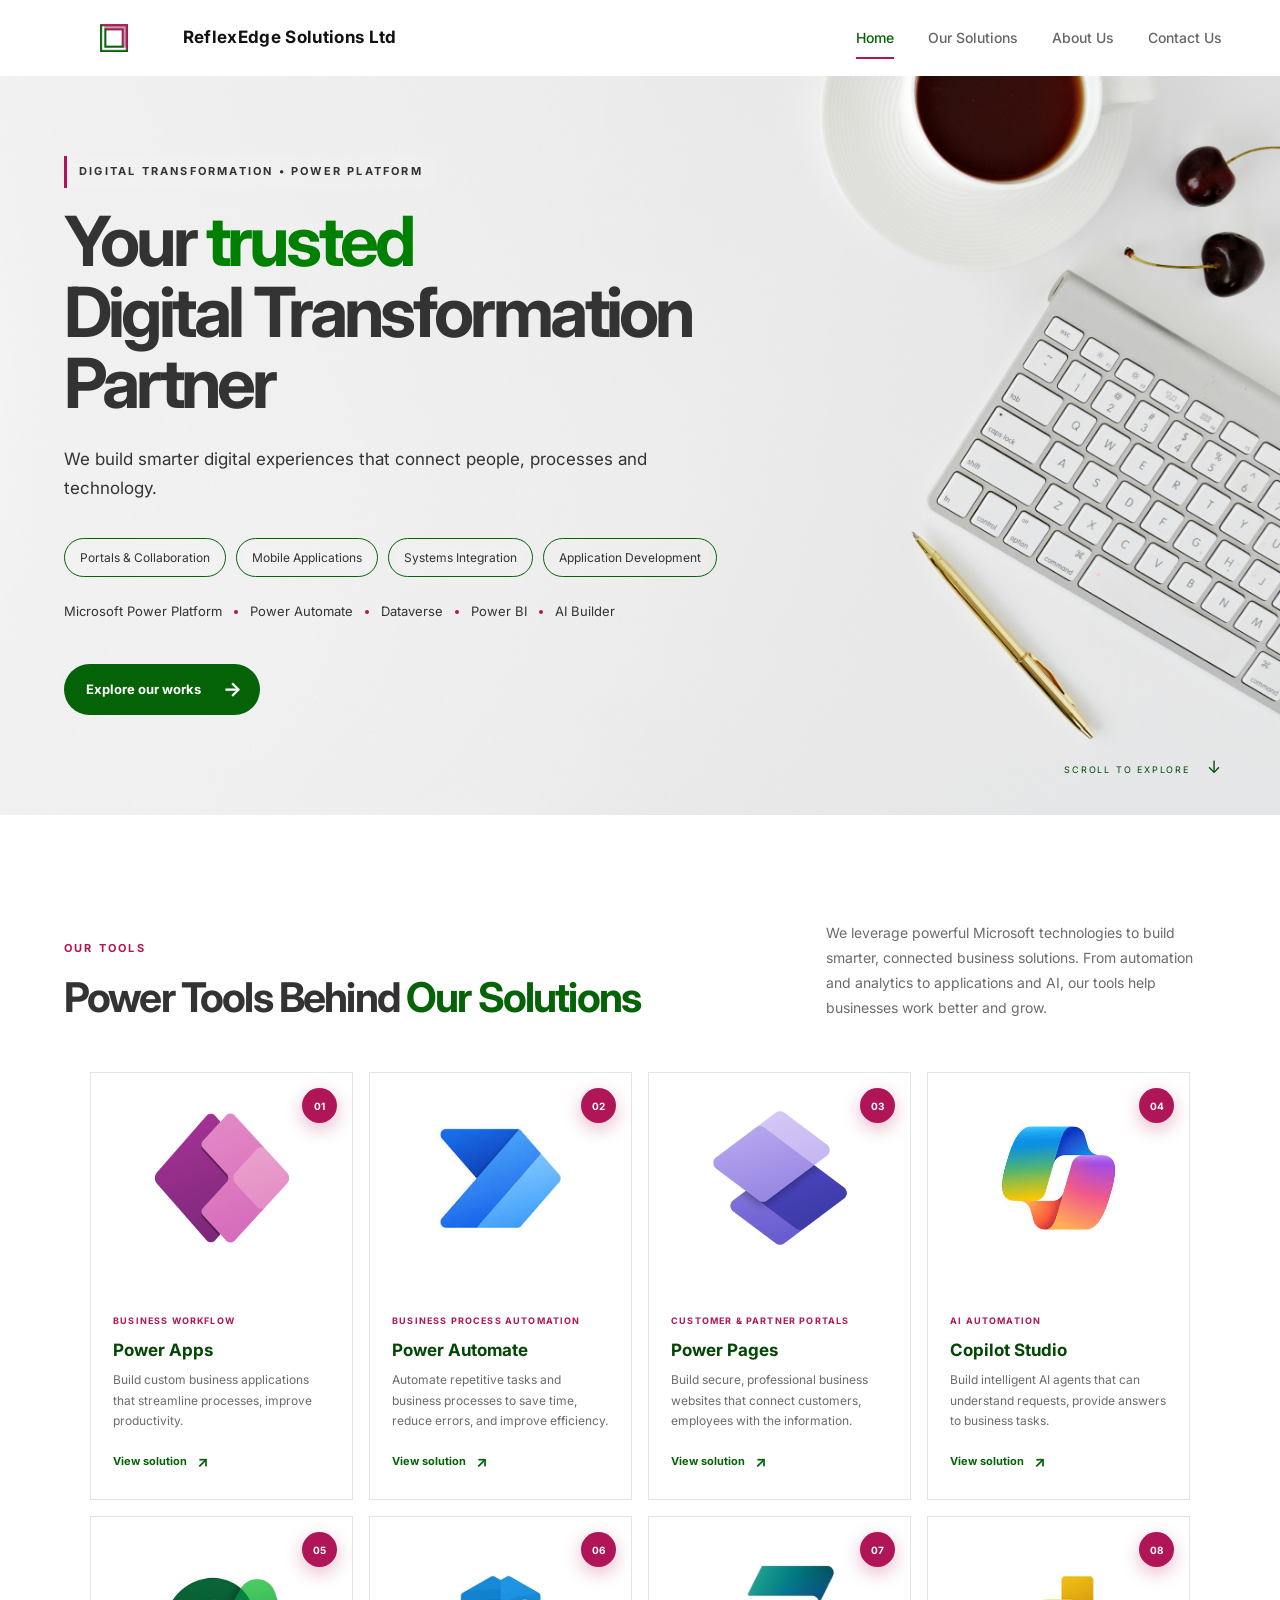
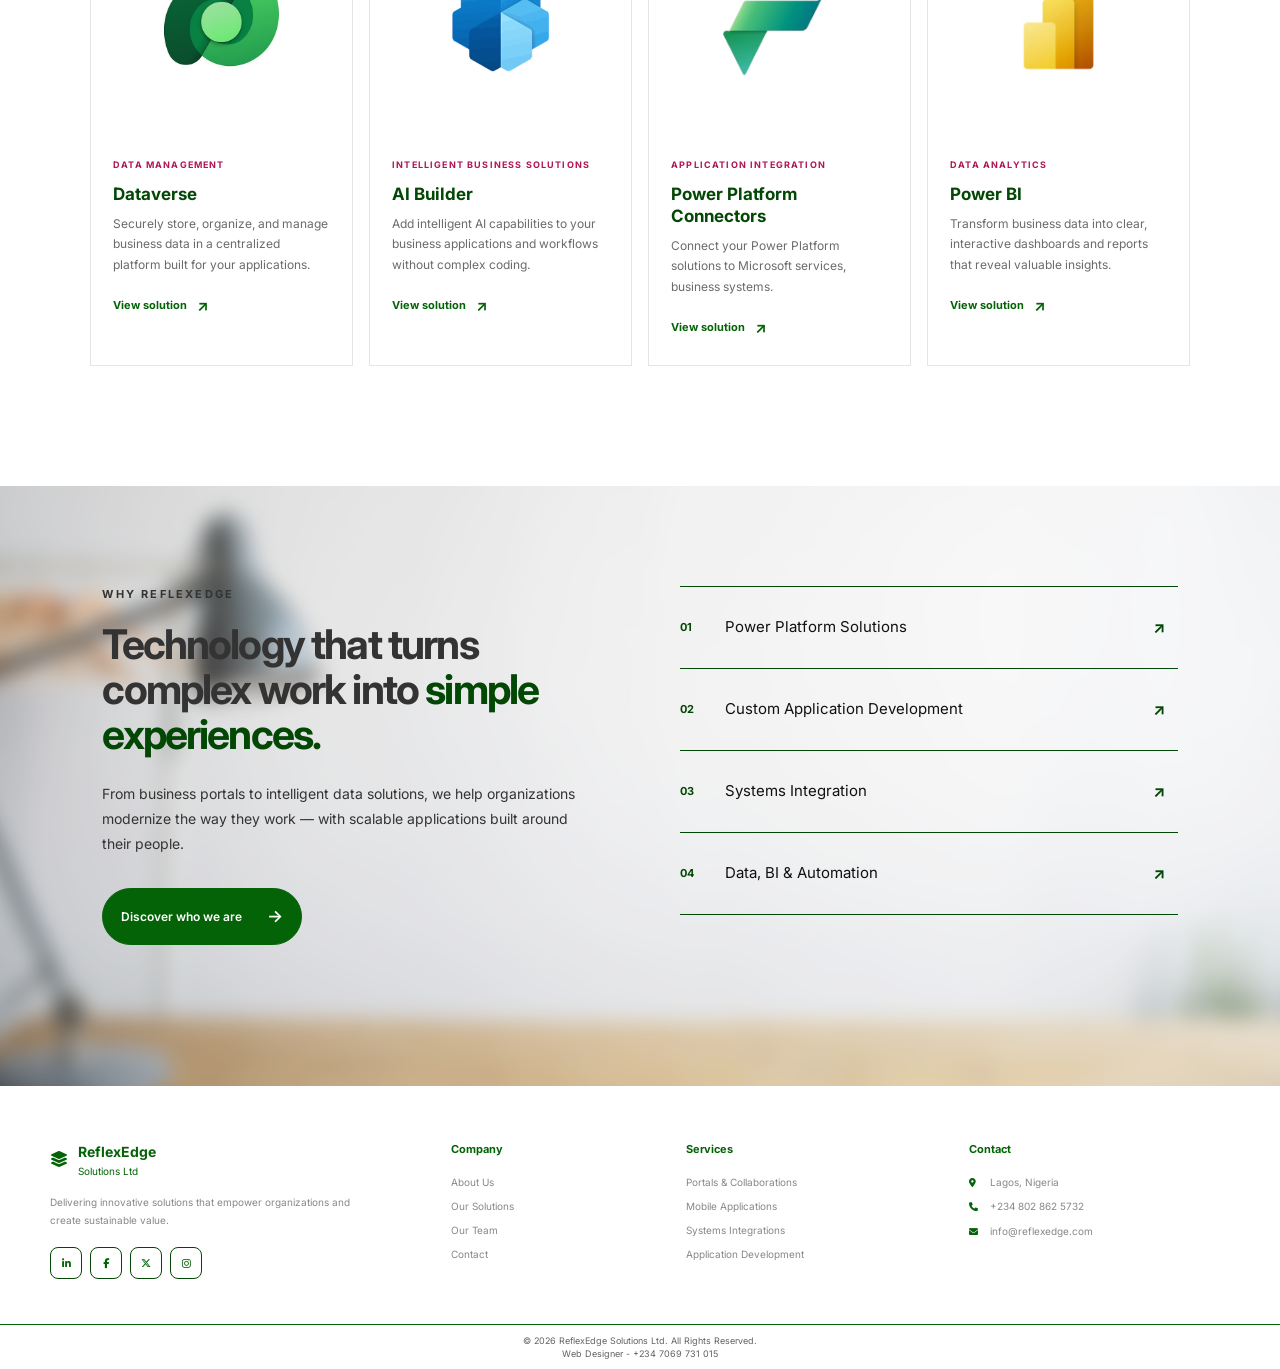
<file: index.html>
<!DOCTYPE html>
<html lang="en">
<head>
    <meta charset="UTF-8">
    <meta name="viewport" content="width=device-width, initial-scale=1.0">

    <meta name="description"
          content="ReflexEdge Solutions Ltd — Digital transformation, Power Platform and business application solutions.">

    <meta name="keywords"
          content="ReflexEdge Solutions, ReflexEdge Solutions Ltd, digital transformation Nigeria, Power Platform Nigeria, business applications Nigeria, systems integration">

    <meta name="author" content="ReflexEdge Solutions Ltd">
    <meta name="robots" content="index, follow">

    <link rel="canonical" href="https://www.reflexedgesolutions.com/">
    
    

    <title>ReflexEdge Solutions Ltd | Digital Transformation</title>

    <link rel="icon" type="image/png" href="images/logo.png">

    <link rel="preconnect" href="https://fonts.googleapis.com">
    <link rel="preconnect" href="https://fonts.gstatic.com" crossorigin>
    <link href="https://fonts.googleapis.com/css2?family=Inter:wght@400;500;600;700;800&display=swap"
          rel="stylesheet">

    <link rel="stylesheet" href="style.css">

    <link rel="stylesheet"
          href="https://cdnjs.cloudflare.com/ajax/libs/font-awesome/6.5.2/css/all.min.css">
</head>

<body>

<header class="site-header">
    <a href="#home" class="brand">
        <img src="images/logo.png" alt="ReflexEdge Solutions Ltd Logo">
        <span>ReflexEdge Solutions Ltd</span>
    </a>

    <nav class="desktop-nav" aria-label="Primary navigation">
        <a href="/" class="active">Home</a>
        <a href="/Solutions/">Our Solutions</a>
        <a href="/meet-the-team/">About Us</a>
        <a href="/Contact/">Contact Us</a>
    </nav>

    <button class="menu-button" aria-label="Open menu" type="button">
        <span></span>
        <span></span>
        <span></span>
    </button>
</header>

<main>

    <!-- HERO -->
    <section class="hero" id="home">
        <div class="hero-image"></div>
        <div class="hero-overlay"></div>

        <div class="hero-content">
            <div class="hero-text">

                <span class="eyebrow">
                    DIGITAL TRANSFORMATION • POWER PLATFORM
                </span>

                <h1 class="animated-heading">
                    <span class="heading-line line-1" style = color:#333333 >
                        Your <span style="color:green">trusted</span>
                    </span>

                    <span class="heading-line line-2" style = color:#333333>
                        Digital Transformation
                    </span>

                    <span class="heading-line line-3" style = color:#333333>
                        Partner
                    </span>
                </h1>

                <p class="hero-lead">
                    We build smarter digital experiences
                    that connect people, processes and technology.
                </p>

                <div class="service-pills">
                    <span>Portals &amp; Collaboration</span>
                    <span>Mobile Applications</span>
                    <span>Systems Integration</span>
                    <span>Application Development</span>
                </div>

                <div class="platforms">
                    <span>Microsoft Power Platform</span>
                    <i></i>
                    <span>Power Automate</span>
                    <i></i>
                    <span>Dataverse</span>
                    <i></i>
                    <span>Power BI</span>
                    <i></i>
                    <span>AI Builder</span>
                </div>

                <a href="Solutions/" class="hero-cta">
                    Explore our works
                    <span>→</span>
                </a>

            </div>
        </div>

        <div class="hero-scroll">
            SCROLL TO EXPLORE
            <span>↓</span>
        </div>
    </section>

    <!-- SOLUTIONS -->
    <section class="solutions-section" id="solutions">

        <div class="section-heading">
            <div>
                <span class="section-kicker">OUR TOOLS</span>

                <h2>
                   Power Tools Behind 
                    <em>Our Solutions</em>
                </h2>
            </div>

            <p>
               We leverage powerful Microsoft technologies to build smarter, connected business solutions.
               From automation and analytics to applications and AI, our tools help businesses work better and grow.
            </p>
        </div>

        <div class="solution-grid">

            <article class="solution-card">
                <div class="card-image">
                    <img src="images/power_apps.png" alt="Approval Portal">
                    <span class="card-number">01</span>
                </div>

                <div class="card-body">
                    <span>Business Workflow</span>
                    <h3>Power Apps</h3>
                    <p>
                        Build custom business applications that streamline processes, improve productivity.
                    </p>

                    <a href="/Solutions/">
                        View solution <b>↗</b>
                    </a>
                </div>
            </article>

            <article class="solution-card">
                <div class="card-image">
                    <img src="images/powerautomate.png" alt="Vendor Payment Portal">
                    <span class="card-number">02</span>
                </div>

                <div class="card-body">
                    <span>Business Process Automation</span>
                    <h3>Power Automate</h3>
                    <p>
                        Automate repetitive tasks and business processes to save time, reduce errors, and improve efficiency.
                    </p>

                    <a href="/Solutions/">
                        View solution <b>↗</b>
                    </a>
                </div>
            </article>

            <article class="solution-card">
                <div class="card-image">
                    <img src="images/powerpages.png" alt="Procurement Portal">
                    <span class="card-number">03</span>
                </div>

                <div class="card-body">
                    <span>Customer & Partner Portals</span>
                    <h3>Power Pages</h3>
                    <p>
                        Build secure, professional business websites that connect customers, employees with the information.                   </p>

                    <a href="/Solutions/">
                        View solution <b>↗</b>
                    </a>
                </div>
            </article>

            <article class="solution-card">
                <div class="card-image">
                    <img src="images/copilot_studio.jpg" alt="Client Investment Portal">
                    <span class="card-number">04</span>
                </div>

                <div class="card-body">
                    <span>AI Automation </span>
                    <h3>Copilot Studio</h3>
                    <p>
                        Build intelligent AI agents that can understand requests, provide answers to business tasks.                    </p>

                    <a href="/Solutions/">
                        View solution <b>↗</b>
                    </a>
                </div>
            </article>




             <article class="solution-card">
                <div class="card-image">
                    <img src="images/dataverse.jpg" alt="Client Investment Portal">
                    <span class="card-number">05</span>
                </div>

                <div class="card-body">
                    <span>Data Management</span>
                    <h3>Dataverse</h3>
                    <p>
                        Securely store, organize, and manage business data in a centralized platform built for your applications.                   </p>

                    <a href="/Solutions/">
                        View solution <b>↗</b>
                    </a>
                </div>
            </article>





             <article class="solution-card">
                <div class="card-image">
                    <img src="images/AI_builder.png" alt="Client Investment Portal">
                    <span class="card-number">06</span>
                </div>

                <div class="card-body">
                    <span>Intelligent Business Solutions</span>
                    <h3>AI Builder</h3>
                    <p>
                        Add intelligent AI capabilities to your business applications and workflows without complex coding.                    </p>

                    <a href="/Solutions/">
                        View solution <b>↗</b>
                    </a>
                </div>
            </article>




             <article class="solution-card">
                <div class="card-image">
                    <img src="images/PowerPlatformonnectors.png" alt="Client Investment Portal">
                    <span class="card-number">07</span>
                </div>

                <div class="card-body">
                    <span>Application Integration</span>
                    <h3>Power Platform Connectors</h3>
                    <p>
                        Connect your Power Platform solutions to Microsoft services, business systems.</p>

                    <a href="/Solutions/">
                        View solution <b>↗</b>
                    </a>
                </div>
            </article>




             <article class="solution-card">
                <div class="card-image">
                    <img src="images/powerBI.jpg" alt="Client Investment Portal">
                    <span class="card-number">08</span>
                </div>

                <div class="card-body">
                    <span>Data Analytics</span>
                    <h3>Power BI</h3>
                    <p>
                        Transform business data into clear, interactive dashboards and reports that reveal valuable insights.  </p>

                    <a href="/Solutions/">
                        View solution <b>↗</b>
                    </a>
                </div>
            </article>


        </div>
    </section>

    <!-- WHY REFLEXEDGE -->
    <section class="capabilities" id="about">

        <div class="capability-copy">
            <span class="section-kicker">WHY REFLEXEDGE</span>

            <h2>
                Technology that turns complex
                work into
                <span>simple experiences.</span>
            </h2>

            <p>
                From business portals to intelligent
                data solutions, we help organizations
                modernize the way they work — with
                scalable applications built around
                their people.
            </p>

            <a href="/meet-the-team/index.html" class="outline-button">
                Discover who we are
                <span>→</span>
            </a>
        </div>

        <div class="capability-list">

            <div>
                <strong>01</strong>
                <span>Power Platform Solutions</span>
                <b>↗</b>
            </div>

            <div>
                <strong>02</strong>
                <span>Custom Application Development</span>
                <b>↗</b>
            </div>

            <div>
                <strong>03</strong>
                <span>Systems Integration</span>
                <b>↗</b>
            </div>

            <div>
                <strong>04</strong>
                <span>Data, BI &amp; Automation</span>
                <b>↗</b>
            </div>

        </div>
    </section>

</main>

<!-- FOOTER -->
<footer class="footer">

    <div class="container footer-grid">

        <div class="footer-brand">

            <a href="#" class="footer-logo">
                <span class="logo-mark">
                    <i class="fa-solid fa-layer-group"></i>
                </span>

                <span class="logo-text">
                    <strong>ReflexEdge</strong>
                    <small>Solutions Ltd</small>
                </span>
            </a>

            <p>
                Delivering innovative solutions that empower organizations
                and create sustainable value.
            </p>

            <div class="social-links">
                <a href="#" target="_blank" rel="noopener noreferrer" aria-label="LinkedIn">
                    <i class="fa-brands fa-linkedin-in"></i>
                </a>

                <a href="https://www.facebook.com/share/1Es9724ieX/"
                   target="_blank" rel="noopener noreferrer" aria-label="Facebook">
                    <i class="fa-brands fa-facebook-f"></i>
                </a>

                <a href="#" target="_blank" rel="noopener noreferrer" aria-label="X">
                    <i class="fa-brands fa-x-twitter"></i>
                </a>

                <a href="https://www.instagram.com/reflexedgeng?stkn=d2kxNXM4aDJtZXBw"
                   target="_blank" rel="noopener noreferrer" aria-label="Instagram">
                    <i class="fa-brands fa-instagram"></i>
                </a>
            </div>

        </div>

        <div class="footer-column">
            <h4>Company</h4>
            <a href="/meet-the-team/">About Us</a>
            <a href="/Solutions/">Our Solutions</a>
            <a href="/meet-the-team/">Our Team</a>
            <a href="/meet-the-team/#team-grid">Contact</a>
        </div>

        <div class="footer-column">
            <h4>Services</h4>
            <a href="/Solutions/">Portals & Collaborations</a>
            <a href="/Solutions/">Mobile Applications</a>
            <a href="/Solutions/">Systems Integrations</a>
            <a href="/Solutions/">Application Development</a>
        </div>

        <div class="footer-column">
            <h4>Contact</h4>
            <p><i class="fa-solid fa-location-dot"></i> Lagos, Nigeria</p>
            <p><i class="fa-solid fa-phone"></i> +234 802 862 5732</p>
            <p><i class="fa-solid fa-envelope"></i> info@reflexedge.com</p>
        </div>

    </div>

    <div class="footer-bottom">
        <div class="container">
            <p>© 2026 ReflexEdge Solutions Ltd. All Rights Reserved. <br> Web Designer - +234 7069 731 015</p>
        </div>
    </div>

</footer>

<script>
    const menuButton = document.querySelector(".menu-button");
    const nav = document.querySelector(".desktop-nav");

    if (menuButton && nav) {
        menuButton.addEventListener("click", () => {
            nav.classList.toggle("open");
            menuButton.classList.toggle("open");
        });
    }

    /*
     * Desktop scroll animations only.
     * On screens 800px and below, CSS removes the animation
     * and everything is shown immediately.
     */
    if (window.matchMedia("(min-width: 801px)").matches) {
        const animatedElements = document.querySelectorAll(
            ".solution-grid, .section-heading, .capability-copy, .capability-list"
        );

        const scrollObserver = new IntersectionObserver(
            (entries, observer) => {
                entries.forEach((entry) => {
                    if (entry.isIntersecting) {
                        entry.target.classList.add("animate-in");
                        observer.unobserve(entry.target);
                    }
                });
            },
            { threshold: 0.2 }
        );

        animatedElements.forEach((element) => {
            scrollObserver.observe(element);
        });
    }
</script>

</body>
</html>
</file>
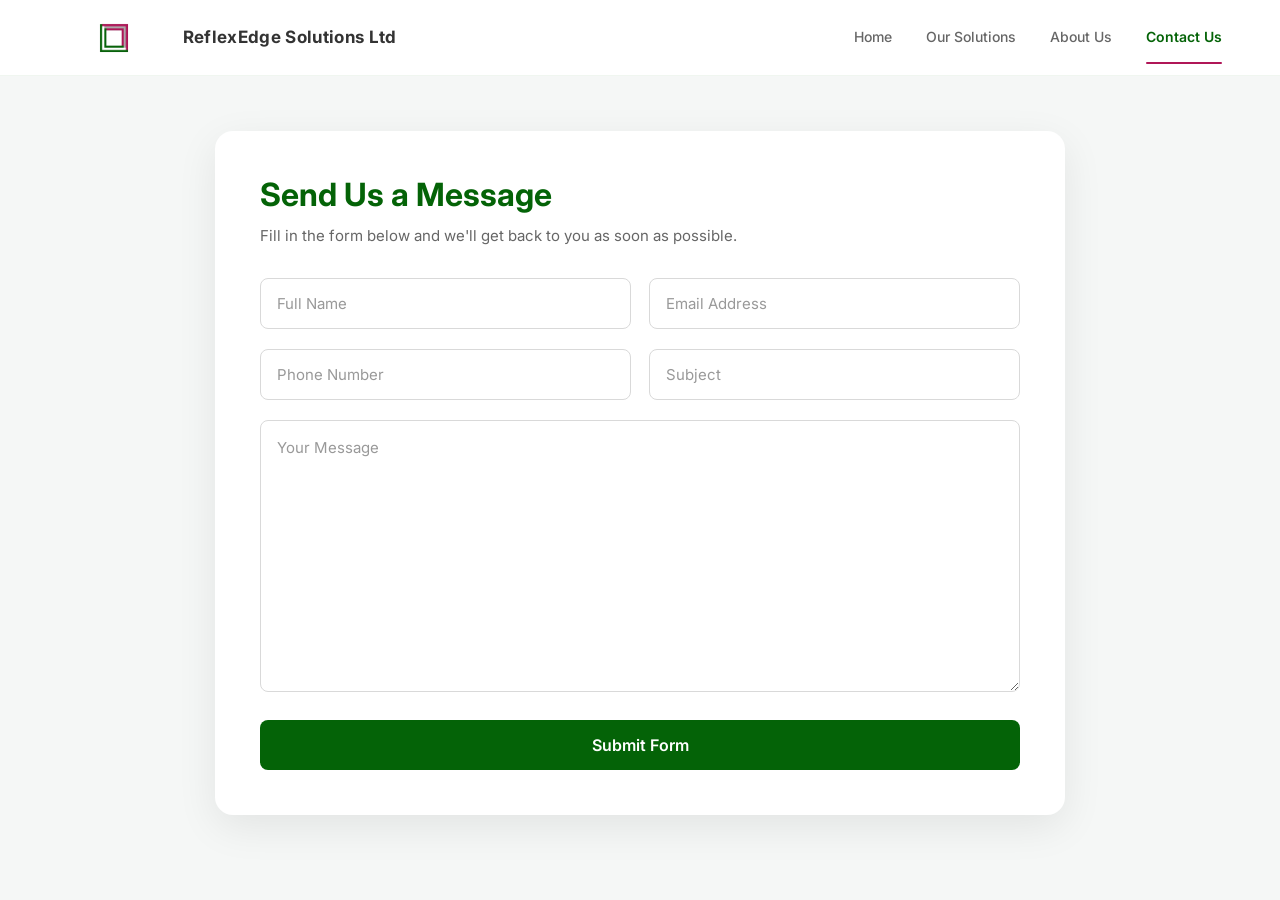
<file: Contact/index.html>
<!DOCTYPE html>
<html lang="en">
<head>
    <meta charset="UTF-8">
    <meta name="viewport" content="width=device-width, initial-scale=1.0">

    <meta name="description"
          content="ReflexEdge Solutions Ltd — Digital transformation, Power Platform and business application solutions.">

    <meta name="keywords"
          content="ReflexEdge Solutions, ReflexEdge Solutions Ltd, digital transformation Nigeria, Power Platform Nigeria, business applications Nigeria, systems integration">

    <meta name="author" content="ReflexEdge Solutions Ltd">
    <meta name="robots" content="index, follow">

    <link rel="canonical" href="https://www.reflexedgesolutions.com/">

    <title>ReflexEdge Solutions Ltd | Digital Transformation</title>
        <link rel="icon" type="image/png" href="../images/logo.png">


    <link rel="icon" type="image/png" href="images/logo.png">

    <link rel="preconnect" href="https://fonts.googleapis.com">
    <link rel="preconnect" href="https://fonts.gstatic.com" crossorigin>
    <link href="https://fonts.googleapis.com/css2?family=Inter:wght@400;500;600;700;800&display=swap"
          rel="stylesheet">

    <link rel="stylesheet" href="style.css">

    <link rel="stylesheet"
          href="https://cdnjs.cloudflare.com/ajax/libs/font-awesome/6.5.2/css/all.min.css">
</head>

    

<body>

    
<header class="site-header">
    <a href="#home" class="brand">
        <img src="../images/logo.png" alt="ReflexEdge Solutions Ltd Logo">
        <span style = "color:#333333">ReflexEdge Solutions Ltd</span>
    </a>

    <nav class="desktop-nav" aria-label="Primary navigation">
        <a href="/">Home</a>
        <a href="/Solutions/">Our Solutions</a>
        <a href="/meet-the-team/">About Us</a>
        <a href="/Contact/"  class="active">Contact Us</a>
    </nav>

    <button class="menu-button" aria-label="Open menu" type="button">
        <span></span>
        <span></span>
        <span></span>
    </button>
</header>

    <div class="container">

        <h1>Send Us a Message</h1>

        <h3>
            Fill in the form below and we'll get back to you as soon as possible.
        </h3>

        <form action="https://api.web3forms.com/submit" method="POST">
        <input type="hidden" name="access_key" value="060c3bcc-3f83-4742-bd3e-c0cab874b8b4">
                <input
            type="hidden"
            name="redirect"
            value="https://www.reflexedgesolutions.com/Contact/success.html" >


            <!-- Disable FormSubmit CAPTCHA -->
            <input type="hidden" name="_captcha" value="false">

            <!-- Subject of the email -->
            <input type="hidden" name="_subject" value="New Contact Form Message">

            <div class="form-group">

                <div class="form-row">

                    <!-- Full Name -->
                    <div class="col">
                        <input
                            type="text"
                            name="name"
                            class="form-control"
                            placeholder="Full Name"
                            required
                        >
                    </div>

                    <!-- Email -->
                    <div class="col">
                        <input
                            type="email"
                            name="email"
                            class="form-control"
                            placeholder="Email Address"
                            required
                        >
                    </div>

                </div>

            </div>

            <div class="form-group">

                <div class="form-row">

                    <!-- Phone Number -->
                    <div class="col">
                        <input
                            type="tel"
                            name="phone"
                            class="form-control"
                            placeholder="Phone Number"
                            required
                        >
                    </div>

                    <!-- Subject -->
                    <div class="col">
                        <input
                            type="text"
                            name="subject"
                            class="form-control"
                            placeholder="Subject"
                            required
                        >
                    </div>

                </div>

            </div>

            <!-- Message -->
            <div class="form-group">

                <textarea
                    placeholder="Your Message"
                    class="form-control"
                    name="message"
                    rows="10"
                    required
                ></textarea>

            </div>

            <!-- Submit -->
            <button
                type="submit"
                class="btn btn-lg btn-dark btn-block"
            >
                Submit Form
            </button>

        </form>

    </div>

</body>

</html>
</file>
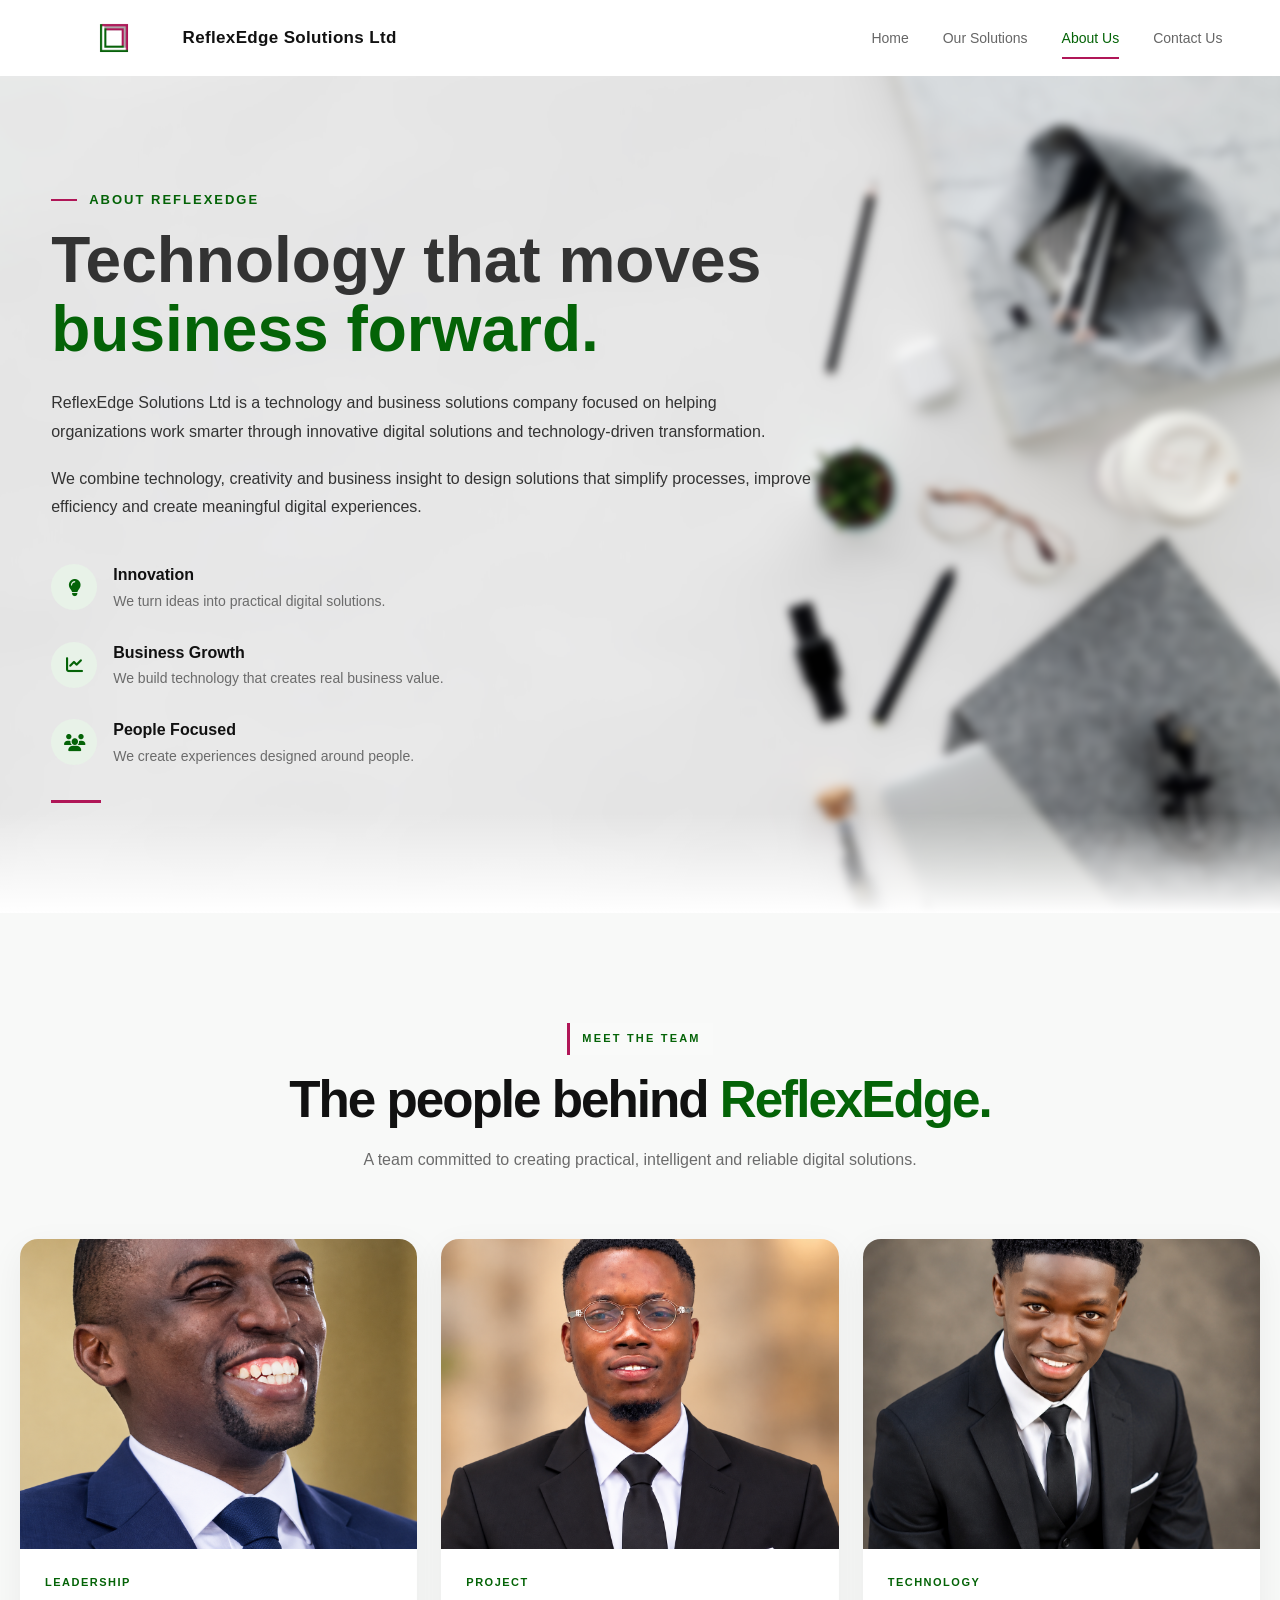
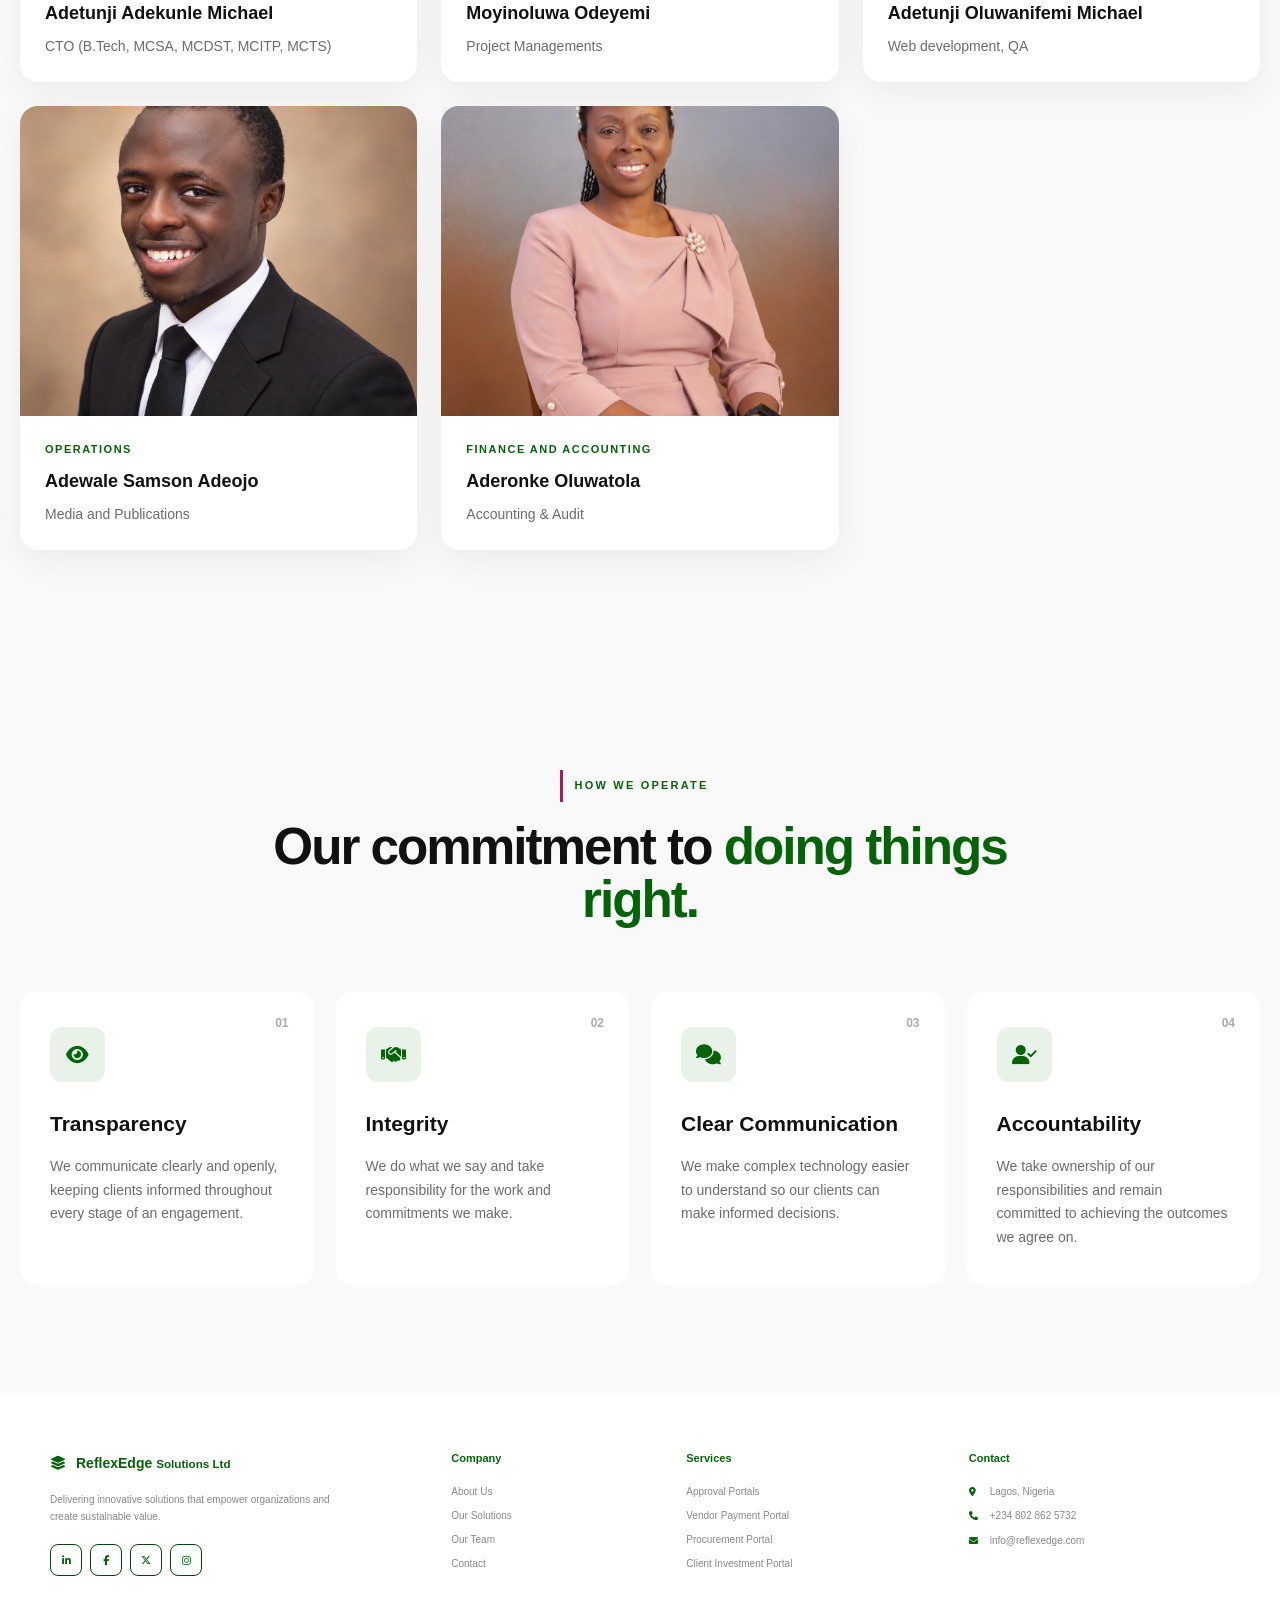
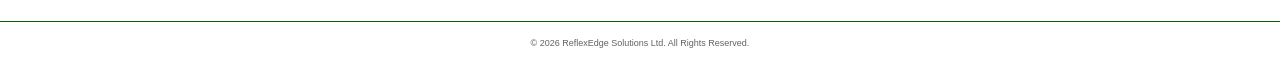
<file: meet-the-team/index.html>
<!DOCTYPE html>
<html lang="en">

<head>
    <meta charset="UTF-8">

    <meta name="viewport"
        content="width=device-width, initial-scale=1.0">

    <meta name="description"
        content="Meet the ReflexEdge Solutions team and discover our commitment to honest, transparent and accountable business practices.">

    <title>Our People & Integrity | ReflexEdge Solutions Ltd</title>
        <link rel="icon" type="image/png" href="../images/logo.png">


    <!-- Font Awesome -->
    <link rel="stylesheet"
        href="https://cdnjs.cloudflare.com/ajax/libs/font-awesome/6.5.2/css/all.min.css">

    <!-- CSS -->
    <link rel="stylesheet" href="style.css">
</head>


<body>

   
    <!-- =====================================================
         HEADER
    ====================================================== -->

    <header class="site-header">

        <a href="#home" class="brand">

            <img
                src="/images/logo.png"
                alt="ReflexEdge Solutions Ltd Logo"
            >

            <span>
                ReflexEdge Solutions Ltd
            </span>

        </a>


        <!-- Desktop Navigation -->

        <nav class="desktop-nav" aria-label="Primary navigation">

            <a href="/">
                Home
            </a>

            

            <a href="/Solutions/">
                Our Solutions
            </a>

            <a href="/meet-the-team/"  class="active">
                About Us
            </a>

            <a href="/Contact/">Contact Us</a>



           
        </nav>


        <!-- Mobile Menu Button -->

        <button
            class="menu-button"
            aria-label="Open menu"
            type="button"
        >

            <span></span>
            <span></span>
            <span></span>

        </button>

    

    </header>

    <main>

<!-- =========================================================
     ABOUT REFLEXEDGE SECTION
     ========================================================= -->
<section class="about-reflexedge">
    <div class="about-reflexedge-container">

        <!-- Left Content -->
        <div class="about-reflexedge-content">
            <span class="about-reflexedge-label">ABOUT REFLEXEDGE</span>

            <h2 class = "eyebrows" style = "color:#333333">
                Technology that moves
                <span style = "color:#046307">business forward.</span>
            </h2>

            <p style = "color:#333333" >
                ReflexEdge Solutions Ltd is a technology and business
                solutions company focused on helping organizations work
                smarter through innovative digital solutions and
                technology-driven transformation.
            </p>

            <p style = "color:#333333" >
                We combine technology, creativity and business insight to
                design solutions that simplify processes, improve
                efficiency and create meaningful digital experiences.
            </p>

            <div class="about-reflexedge-highlights">
                <div class="about-highlight">
                    <i class="fas fa-lightbulb"></i>
                    <div>
                        <h4>Innovation</h4>
                        <p>We turn ideas into practical digital solutions.</p>
                    </div>
                </div>

                <div class="about-highlight">
                    <i class="fas fa-chart-line"></i>
                    <div>
                        <h4>Business Growth</h4>
                        <p>We build technology that creates real business value.</p>
                    </div>
                </div>

                <div class="about-highlight">
                    <i class="fas fa-users"></i>
                    <div>
                        <h4>People Focused</h4>
                        <p>We create experiences designed around people.</p>
                    </div>
                </div>
            </div>
        </div>

        

    </div>
</section>


    <!-- Your existing team cards go here -->

</section>


















       
        <!-- =====================================================
             TEAM
        ====================================================== -->

        <section class="team-section"  id="team-grid">

            <div class="section-heading">

                <span class="eyebrow" style = "color:#046307">
                    MEET THE TEAM
                </span>

                <h2>
                    The people behind
                    <span>ReflexEdge.</span>
                </h2>

                <p>
                    A team committed to creating practical,
                    intelligent and reliable digital solutions.
                </p>

            </div>


            <div class="team-grid">


                <!-- STAFF 1 -->

                <article class="team-card">

                    <div class="team-image">

                        <img src="/images/CTO.png"
                            alt="Staff member">

                        <div class="team-socials">



                            <a href="/Contact/" class = "email-link">
                                <i class="fa-solid fa-envelope"></i>
                                    <span class="email-tooltip">michael.adetunji@reflexedge.com</span>

                            </a>

                        </div>

                    </div>

                    <div class="team-info">

                        <span class="team-role">
                            Leadership
                        </span>

                        <h3>
                            Adetunji Adekunle Michael
                        </h3>

                        <p>
                           CTO
                            (B.Tech, MCSA, MCDST, MCITP, MCTS)
                        </p>

                    </div>

                </article>



                <!-- STAFF 2 -->

                <article class="team-card">

                    <div class="team-image">

                        <img src="/images/MO.png"
                            alt="Staff member">
                        <div class="team-socials">


                            <a href="/Contact/" class = "email-link">
                                <i class="fa-solid fa-envelope"></i>
                                    <span class="email-tooltip">moyinoluwa.odeyemi@reflexedge.com</span>

                            </a>

                        </div>

                    </div>

                    <div class="team-info">

                        <span class="team-role">
                            Project
                        </span>

                        <h3>
                            Moyinoluwa Odeyemi
                        </h3>

                        <p>
                            Project Managements                    
                        </p>

                    </div>

                </article>



                <!-- STAFF 3 -->

                <article class="team-card">

                    <div class="team-image">

                        <img src="/images/ChatGPT Image Jul 16, 2026, 08_20_48 AM.png"
                            alt="Staff member">

                        <div class="team-socials">



                            <a href="/Contact/" class = "email-link">
                                <i class="fa-solid fa-envelope"></i>
                                <span class="email-tooltip">oluwanifemi.adetunji@reflexedge.com</span>

                            </a>

                        </div>

                    </div>

                    <div class="team-info">

                        <span class="team-role">
                            TECHNOLOGY
                        </span>

                        <h3>
                            Adetunji Oluwanifemi Michael
                        </h3>

                        <p>
                            Web development, QA
                        </p>

                    </div>

                </article>



                <!-- STAFF 4 -->

                <article class="team-card">

                    <div class="team-image">

                        <img src="/images/AS.png"
                            alt="Staff member">

                        <div class="team-socials">



                            <a href="/Contact/" class = "email-link">
                                <i class="fa-solid fa-envelope"></i>
                                <span class="email-tooltip"></span>

                            </a>

                        </div>

                    </div>

                    <div class="team-info">

                        <span class="team-role">
                            Operations
                        </span>

                        <h3>
                            Adewale Samson Adeojo
                        </h3>

                        <p>
                            Media and Publications
                        </p>

                    </div>

                </article>







                 <!-- STAFF 5-->

                <article class="team-card">

                    <div class="team-image">

                        <img src="/images/AO.png"
                            alt="Staff member">

                        <div class="team-socials">



                            <a href="/Contact/" class = "email-link">
                                <i class="fa-solid fa-envelope"></i>
                                <span class="email-tooltip">aderonke.oluwatola@reflexedge.com</span>

                            </a>

                        </div>

                    </div>

                    <div class="team-info">

                        <span class="team-role">
                           Finance and Accounting
                        </span>

                        <h3>
                            Aderonke Oluwatola
                        </h3>

                        <p>
                            Accounting & Audit
                        </p>

                    </div>

                </article>

            </div>

        </section>



        <!-- =====================================================
             OUR PRINCIPLES
        ====================================================== -->

        <section class="principles-section">

            <div class="section-heading">

                <span class="eyebrow" style = "color:#046307">
                    HOW WE OPERATE
                </span>

                <h2>
                    Our commitment to
                    <span>doing things right.</span>
                </h2>

            </div>


            <div class="principles-grid">


                <article class="principle-card">

                    <div class="principle-number">
                        01
                    </div>

                    <div class="principle-icon">
                        <i class="fa-solid fa-eye"></i>
                    </div>

                    <h3>
                        Transparency
                    </h3>

                    <p>
                        We communicate clearly and openly,
                        keeping clients informed throughout
                        every stage of an engagement.
                    </p>

                </article>



                <article class="principle-card">

                    <div class="principle-number">
                        02
                    </div>

                    <div class="principle-icon">
                        <i class="fa-solid fa-handshake"></i>
                    </div>

                    <h3>
                        Integrity
                    </h3>

                    <p>
                        We do what we say and take responsibility
                        for the work and commitments we make.
                    </p>

                </article>



                <article class="principle-card">

                    <div class="principle-number">
                        03
                    </div>

                    <div class="principle-icon">
                        <i class="fa-solid fa-comments"></i>
                    </div>

                    <h3>
                        Clear Communication
                    </h3>

                    <p>
                        We make complex technology easier to
                        understand so our clients can make
                        informed decisions.
                    </p>

                </article>



                <article class="principle-card">

                    <div class="principle-number">
                        04
                    </div>

                    <div class="principle-icon">
                        <i class="fa-solid fa-user-check"></i>
                    </div>

                    <h3>
                        Accountability
                    </h3>

                    <p>
                        We take ownership of our responsibilities
                        and remain committed to achieving the
                        outcomes we agree on.
                    </p>

                </article>

            </div>

        </section>



       




<!-- ================= FOOTER ================= -->
    <footer class="footer">

        <div class="container footer-grid">

            <div class="footer-brand">

                <a href="#" class="logo footer-logo" style = "color: #046307">
                    <span class="logo-mark" style = "color: #046307">
                        <i class="fa-solid fa-layer-group" style = "color: #046307"></i>
                    </span>

                    <span class="logo-text">
                        <strong style = "color: #046307">ReflexEdge</strong>
                        <small style = "color: #046307">Solutions Ltd</small>
                    </span>
                </a>

                <p>
                    Delivering innovative solutions that empower organizations
                    and create sustainable value.
                </p>

                 <div class="social-links" >
                    <a href="#" style = "color: #046307" target="_blank" rel="noopener noreferrer" aria-label="LinkedIn"><i class="fa-brands fa-linkedin-in"></i></a>
                    <a href="https://www.facebook.com/share/1Es9724ieX/"style = "color: #046307" target="_blank" rel="noopener noreferrer" aria-label="Facebook"><i class="fa-brands fa-facebook-f"></i></a>
                    <a href="#"style = "color: #046307"><i class="fa-brands fa-x-twitter" target="_blank" rel="noopener noreferrer" aria-label="X"></i></a>
                    <a href="https://www.instagram.com/reflexedgeng?stkn=d2kxNXM4aDJtZXBw"style = "color: #046307" target="_blank" rel="noopener noreferrer" aria-label="Instagram"><i class="fa-brands fa-instagram"></i></a>
                </div>

            </div>

            <div class="footer-column">
                <h4 style = "color: #046307">Company</h4>
                <a href="/meet-the-team/">About Us</a>
                <a href="/Solutions/">Our Solutions</a>
                <a href="/meet-the-team/">Our Team</a>
                <a href="/meet-the-team/#team-grid">Contact</a>
            </div>

            <div class="footer-column">
                <h4 style = "color: #046307">Services</h4>
                <a href="/Solutions/">Approval Portals</a>
                <a href="/Solutions/">Vendor Payment Portal</a>
                <a href="/Solutions/">Procurement Portal</a>
                <a href="/Solutions/">Client Investment Portal</a>
            </div>

            <div class="footer-column">
                <h4  style = "color: #046307">Contact</h4>
        
                <p><i class="fa-solid fa-location-dot"></i> Lagos, Nigeria</p>
                <p><i class="fa-solid fa-phone"></i> +234 802 862 5732</p>
                <p><i class="fa-solid fa-envelope"></i> info@reflexedge.com</p>
            </div>

        </div>

        <div class="footer-bottom">
            <div class="container">
                <p>© 2026 ReflexEdge Solutions Ltd. All Rights Reserved.</p>
            </div>
        </div>

    </footer>



<script>
document.addEventListener("DOMContentLoaded", function () {

    /* =====================================================
       MOBILE MENU
    ===================================================== */

    const menuButton = document.querySelector(".menu-button");
    const desktopNav = document.querySelector(".desktop-nav");

    if (!menuButton || !desktopNav) return;


    /* OPEN / CLOSE MENU */

    menuButton.addEventListener("click", function (event) {

        event.stopPropagation();

        const isOpen = desktopNav.classList.toggle("open");

        menuButton.classList.toggle("open", isOpen);

        menuButton.setAttribute(
            "aria-expanded",
            isOpen ? "true" : "false"
        );

        menuButton.setAttribute(
            "aria-label",
            isOpen ? "Close menu" : "Open menu"
        );

    });


    /* CLOSE MENU AFTER CLICKING A LINK */

    desktopNav.querySelectorAll("a").forEach(function (link) {

        link.addEventListener("click", function () {

            desktopNav.classList.remove("open");
            menuButton.classList.remove("open");

            menuButton.setAttribute(
                "aria-expanded",
                "false"
            );

            menuButton.setAttribute(
                "aria-label",
                "Open menu"
            );

        });

    });


    /* CLOSE WHEN CLICKING OUTSIDE */

    document.addEventListener("click", function (event) {

        if (
            !desktopNav.contains(event.target) &&
            !menuButton.contains(event.target)
        ) {

            desktopNav.classList.remove("open");
            menuButton.classList.remove("open");

            menuButton.setAttribute(
                "aria-expanded",
                "false"
            );

            menuButton.setAttribute(
                "aria-label",
                "Open menu"
            );

        }

    });

});
</script>




</body>

</html>
</file>
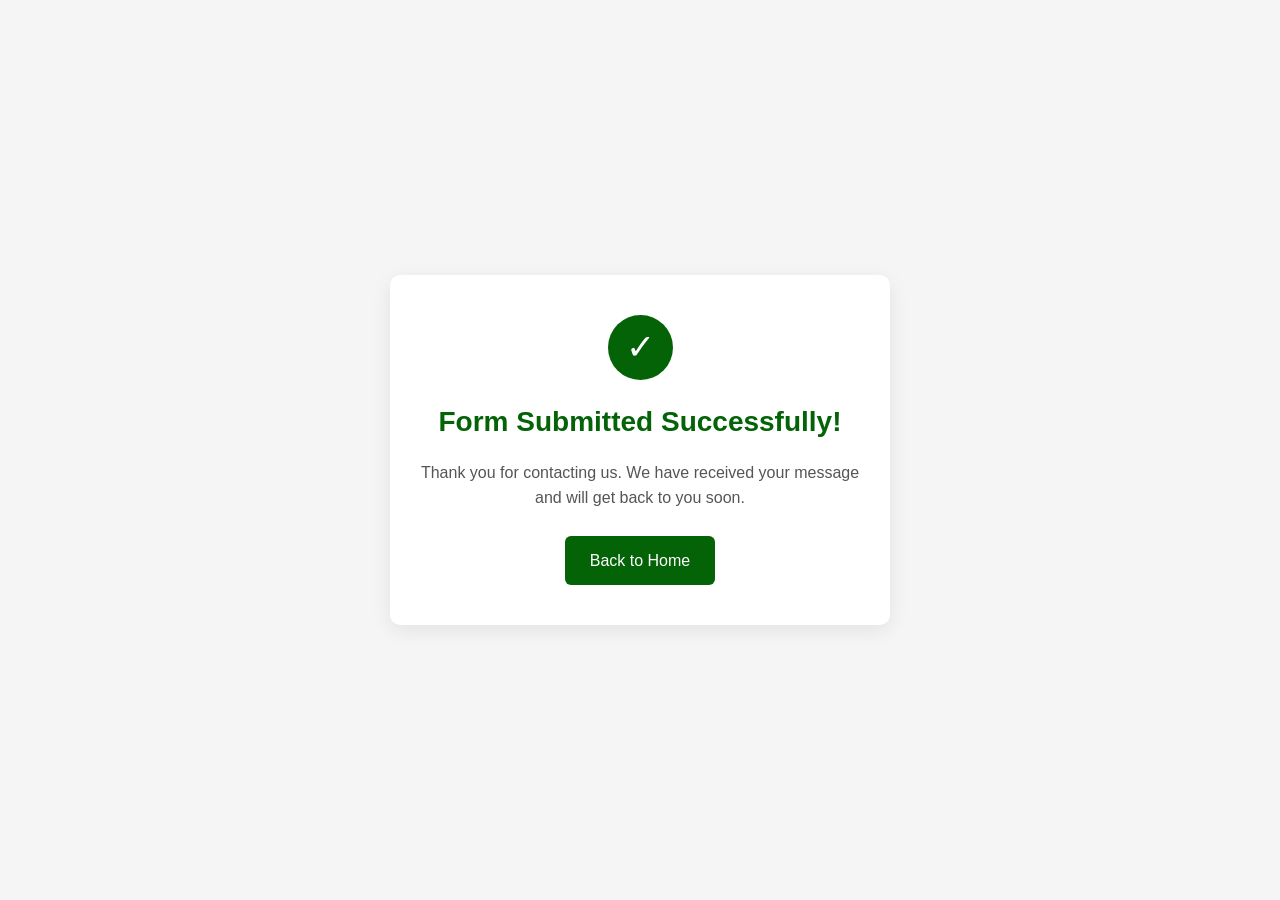
<file: Contact/success.html>
<!DOCTYPE html>
<html lang="en">
<head>
    <meta charset="UTF-8">
    <meta name="viewport" content="width=device-width, initial-scale=1.0">

    <title>Form Submitted</title>
    <link rel="icon" type="image/png" href="../images/logo.png">


    <link rel="stylesheet" href="style.css">
</head>

<body>

    <div class="success-box">

        <div class="check">✓</div>

        <h1>Form Submitted Successfully!</h1>

        <p>
            Thank you for contacting us. We have received your message
            and will get back to you soon.
        </p>

        <a href="/">Back to Home</a>

    </div>

</body>
</html>




<style>
* {
    margin: 0;
    padding: 0;
    box-sizing: border-box;
}

body {
    font-family: Arial, sans-serif;
    background: #f5f5f5;

    min-height: 100vh;

    display: flex;
    justify-content: center;
    align-items: center;

    padding: 20px;
}

.success-box {
    background: white;
    width: 100%;
    max-width: 500px;

    text-align: center;

    padding: 40px 30px;

    border-radius: 10px;

    box-shadow: 0 5px 20px rgba(0, 0, 0, 0.08);
}

.check {
    width: 65px;
    height: 65px;

    margin: 0 auto 20px;

    display: flex;
    align-items: center;
    justify-content: center;

    background: #046307;
    color: white;

    border-radius: 50%;

    font-size: 35px;
}

.success-box h1 {
    color: #046307;
    font-size: 28px;
    margin-bottom: 15px;
}

.success-box p {
    color: #555;
    line-height: 1.6;
    margin-bottom: 25px;
}

.success-box a {
    display: inline-block;

    padding: 12px 25px;

    background: #046307;
    color: white;

    text-decoration: none;

    border-radius: 6px;
}

.success-box a:hover {
    background: #034705;
}



</style>
</file>
<file: style.css>
/* =========================================================
   REFLEXEDGE SOLUTIONS LTD — INDEX PAGE
   Cleaned + Responsive
   Desktop animations kept.
   Mobile/tablet animations disabled.
   ========================================================= */

:root {
    --pink: #b01657;
    --pink-dark: #850d40;
    --pink-light: #f8e9ef;

    --green: #046307;
    --green-dark: #034705;
    --green-light: #e8f2e8;

    --ink: #111;
    --muted: #6b6b6b;
    --line: #e5e5e5;
    --white: #fff;

    --max-width: 1240px;
}

/* =========================
   RESET / GLOBAL
   ========================= */

*,
*::before,
*::after {
    box-sizing: border-box;
    margin: 0;
    padding: 0;
}

html {
    scroll-behavior: smooth;
}

body {
    font-family: "Inter", Arial, sans-serif;
    color: var(--ink);
    background: var(--white);
    line-height: 1.6;
    overflow-x: hidden;
}

img,
svg {
    max-width: 100%;
    display: block;
}

a {
    color: inherit;
    text-decoration: none;
}

button {
    font-family: inherit;
}

/* =========================
   HEADER
   ========================= */

.site-header {
    width: 100%;
    height: 76px;
    padding: 0 4.5%;
    display: flex;
    align-items: center;
    justify-content: space-between;

    position: sticky;
    top: 0;
    z-index: 1000;

    background: rgba(255, 255, 255, 0.97);
    backdrop-filter: blur(15px);
    -webkit-backdrop-filter: blur(15px);
}

.brand {
    display: flex;
    align-items: center;
    gap: 13px;

    font-size: 17px;
    font-weight: 700;
    letter-spacing: .02em;
    white-space: nowrap;
}

.brand img {
    width: 112px;
    height: 48px;
    object-fit: contain;
}

.desktop-nav {
    display: flex;
    align-items: center;
    gap: 34px;
}

.desktop-nav a {
    position: relative;
    color: #666;
    font-size: 14px;
    font-weight: 500;
    transition: color .25s ease;
}

.desktop-nav a:hover,
.desktop-nav a.active {
    color: var(--green);
}

.desktop-nav a.active::after {
    content: "";
    position: absolute;
    left: 0;
    right: 0;
    bottom: -10px;
    height: 2px;
    background: var(--pink);
}

/* Mobile menu button */

.menu-button {
    display: none;
    width: 40px;
    height: 40px;
    border: 0;
    background: transparent;
    cursor: pointer;

    flex-direction: column;
    justify-content: center;
    align-items: center;
    gap: 5px;
}

.menu-button span {
    display: block;
    width: 23px;
    height: 2px;
    background: var(--green);
    transition: transform .3s ease, opacity .3s ease;
}

.menu-button.open span:nth-child(1) {
    transform: translateY(7px) rotate(45deg);
}

.menu-button.open span:nth-child(2) {
    opacity: 0;
}

.menu-button.open span:nth-child(3) {
    transform: translateY(-7px) rotate(-45deg);
}

/* =========================
   HERO
   ========================= */

.hero {
    position: relative;
    min-height: 690px;
    display: flex;
    align-items: center;
    overflow: hidden;
}

.hero::after {
    content: "";
    position: absolute;
    left: 0;
    right: 0;
    bottom: 0;
    height: 80px;
    z-index: 2;
    pointer-events: none;


    
}
.hero-image {
    position: absolute;
    inset: 0;
    z-index: 0;

    background-image: url("images/leone-venter-VieM9BdZKFo-unsplash.jpg");
    background-size: cover;
    background-position: center center;
    background-repeat: no-repeat;
}

/* Mobile */
@media (max-width: 800px) {
    .hero {
        min-height: 100vh;
        height: 100vh;
    }

    .hero-image {
        width: 100%;
        height: 100%;
        background-size: cover;
        background-position: center center;
    }
}

.hero-overlay {
    position: absolute;
    inset: 0;
    z-index: 1;
    background: transparent;
}

.hero-content {
    width: min(var(--max-width), 90%);
    margin: 0 auto;
    padding: 80px 0 100px;

    position: relative;
    z-index: 3;
}

.hero-text {
    width: 62%;
}

.eyebrow {
    display: inline-block;
    margin-bottom: 18px;
    padding: 7px 12px;

    color: #333;
    font-size: 11px;
    font-weight: 700;
    letter-spacing: .2em;

    border-left: 3px solid var(--pink);
    background: rgba(255, 255, 255, .08);
}

.hero h1 {
    max-width: 800px;
    margin-bottom: 26px;

    color: #333;
    font-size: clamp(43px, 5.4vw, 78px);
    line-height: 1.03;
    letter-spacing: -.055em;
    font-weight: 700;
}

.hero h1 span {
    color: #f1a7c4;
}

.hero-lead {
    max-width: 650px;
    margin-bottom: 35px;

    color: #333;
    font-size: 17px;
    line-height: 1.7;
}

.service-pills {
    display: flex;
    flex-wrap: wrap;
    gap: 10px;
    margin-bottom: 24px;
}

.service-pills span {
    padding: 9px 15px;

    border: 1px solid var(--green);
    border-radius: 100px;

    background: rgba(255, 255, 255, .08);
    color: #333;
    font-size: 12px;

    backdrop-filter: blur(8px);
    -webkit-backdrop-filter: blur(8px);

    transition: background .25s ease, color .25s ease, border-color .25s ease;
}

.service-pills span:hover {
    background: var(--pink-dark);
    color: #fff;
    border-color: var(--pink-dark);
}

.platforms {
    display: flex;
    align-items: center;
    flex-wrap: wrap;
    gap: 12px;

    color: #333;
    font-size: 13px;
}

.platforms i {
    width: 4px;
    height: 4px;
    flex: 0 0 4px;
    border-radius: 50%;
    background: var(--pink);
}

.hero-cta {
    display: inline-flex;
    align-items: center;
    gap: 22px;

    margin-top: 42px;
    padding: 15px 18px 15px 22px;

    border-radius: 30px;
    background: var(--green);
    color: #fff;

    font-size: 13px;
    font-weight: 700;

    transition: background .25s ease, transform .25s ease, box-shadow .25s ease;
}

.hero-cta span {
    font-size: 20px;
    line-height: 1;
}

.hero-cta:hover {
    background: var(--pink-dark);
    transform: translateY(-3px);
    box-shadow: 0 12px 28px rgba(176, 22, 87, .35);
}

.hero-scroll {
    position: absolute;
    right: 4.5%;
    bottom: 34px;
    z-index: 3;

    color: var(--green-dark);
    font-size: 9px;
    letter-spacing: .2em;
}

.hero-scroll span {
    margin-left: 12px;
    font-size: 17px;
}

/* =========================
   SOLUTIONS
   ========================= */

.solutions-section {
    max-width: 1450px;
    margin: 0 auto;
    padding: 105px 5% 120px;
    background: var(--white);
}

.section-heading {
    display: flex;
    align-items: flex-end;
    justify-content: space-between;
    gap: 60px;
    margin-bottom: 52px;
}

.section-kicker {
    display: block;
    margin-bottom: 18px;

    color: var(--pink);
    font-size: 11px;
    font-weight: 700;
    letter-spacing: .2em;
}

.section-heading h2 {
    max-width: 720px;

    color: #333;
    font-size: clamp(30px, 3.2vw, 48px);
    line-height: 1.1;
    letter-spacing: -.045em;
    font-weight: 700;
}

.section-heading h2 em {
    color: var(--green);
    font-style: normal;
}

.section-heading > p {
    max-width: 390px;
    color: var(--muted);
    font-size: 14px;
    line-height: 1.8;
}
.solution-grid {
    display: grid;
    grid-template-columns: repeat(4, minmax(0, 1fr));
    gap: 16px;

    max-width: 1100px;
    margin: 0 auto;
}

.solution-card {
    position: relative;
    overflow: hidden;

    background: var(--white);
    border: 1px solid var(--line);

    transition: transform .3s ease, box-shadow .3s ease, border-color .3s ease;
}

.solution-card:hover {
    transform: translateY(-8px);
    border-color: rgba(176, 22, 87, .25);
    box-shadow: 0 22px 50px rgba(4, 99, 7, .12);
}

.card-image {
    position: relative;
    height: 210px;
    overflow: hidden;
    background: #ddd;
}

.card-image img {
    width: 100%;
    height: 100%;
    object-fit: cover;

    transition: transform .5s ease;
}

.solution-card:hover .card-image img {
    transform: scale(1.06);
}

.card-number {
    position: absolute;
    top: 15px;
    right: 15px;

    width: 35px;
    height: 35px;

    display: grid;
    place-items: center;

    border-radius: 50%;
    background: var(--pink);
    color: #fff;
    box-shadow: 0 6px 18px rgba(176, 22, 87, .3);

    font-size: 10px;
    font-weight: 700;
}

.card-body {
    padding: 23px 22px 25px;
}

.card-body > span {
    color: var(--pink);
    font-size: 9px;
    font-weight: 700;
    letter-spacing: .13em;
    text-transform: uppercase;
}

.card-body h3 {
    margin: 7px 0 9px;
    color: var(--green-dark);
    font-size: 17px;
    line-height: 1.3;
}

.card-body p {
    min-height: 65px;
    color: var(--muted);
    font-size: 12px;
    line-height: 1.7;
}

.card-body a {
    display: inline-flex;
    align-items: center;
    gap: 10px;
    margin-top: 15px;

    color: var(--green);
    font-size: 11px;
    font-weight: 700;

    transition: color .25s ease, gap .25s ease;
}

.card-body a:hover {
    color: var(--pink);
    gap: 15px;
}

.card-body b {
    font-size: 15px;
}

/* =========================
   WHY REFLEXEDGE
   ========================= */

.capabilities {
    position: relative;
    display: grid;
    grid-template-columns: 1fr 1fr;
    gap: 80px;

    min-height: 600px;
    padding: 100px 8%;

    overflow: hidden;
}

.capabilities::before {
    content: "";
    position: absolute;
    inset: -15px;
    z-index: 0;

    background: url("images/andrej-lisakov-3A4XZUopCJA-unsplash.jpg")
        center / cover no-repeat;

    filter: blur(10px);
    opacity: .8;
    transform: scale(1.04);
}

.capability-copy,
.capability-list {
    position: relative;
    z-index: 1;
}

.capability-copy .section-kicker {
    color: #333;
}

.capability-copy h2 {
    max-width: 650px;
    color: #333;

    font-size: clamp(30px, 3.2vw, 48px);
    line-height: 1.1;
    letter-spacing: -.045em;
}

.capability-copy h2 span {
    color: var(--green-dark);
}

.capability-copy p {
    max-width: 560px;
    margin: 24px 0 32px;

    color: #333;
    font-size: 14px;
    line-height: 1.8;
}

.outline-button {
    display: inline-flex;
    align-items: center;
    gap: 25px;

    padding: 14px 18px;

    border: 1px solid var(--green);
    border-radius: 30px;

    background: var(--green);
    color: #fff;

    font-size: 12px;
    font-weight: 600;

    transition: background .25s ease, border-color .25s ease;
}

.outline-button:hover {
    background: var(--pink-dark);
    border-color: var(--pink-dark);
}

.outline-button span {
    font-size: 17px;
}

.capability-list {
    border-top: 1px solid var(--green-dark);
}

.capability-list div {
    min-height: 82px;

    display: grid;
    grid-template-columns: 45px 1fr 25px;
    align-items: center;

    border-bottom: 1px solid var(--green-dark);

    transition: padding .25s ease, background .25s ease;
}

.capability-list div:hover {
    padding-left: 8px;
    background: var(--green-light);
}

.capability-list strong {
    color: var(--green-dark);
    font-size: 11px;
}

.capability-list span {
    font-size: 15px;
}

.capability-list b {
    color: var(--green-dark);
    font-size: 16px;
}

/* =========================
   FOOTER
   ========================= */

.footer {
    width: 100%;
    background: #fff;
    color: #000;
}

.footer-grid {
    width: min(1180px, calc(100% - 50px));
    margin: 0 auto;

    display: grid;
    grid-template-columns: 1.5fr .8fr 1fr 1.1fr;
    gap: 45px;

    padding: 55px 0 45px;
}

.footer-brand {
    min-width: 0;
}

.footer-logo {
    display: inline-flex;
    align-items: center;
    gap: 10px;
}

.footer-logo .logo-mark {
    color: var(--green);
}

.footer-logo .logo-text {
    display: flex;
    flex-direction: column;
    color: var(--green);
}

.footer-logo .logo-text strong {
    font-size: 14px;
}

.footer-logo .logo-text small {
    font-size: 10px;
}

.footer-brand > p {
    max-width: 310px;
    margin-top: 15px;

    color: #888;
    font-size: 10px;
    line-height: 1.75;
}

.social-links {
    display: flex;
    align-items: center;
    gap: 8px;
    margin-top: 18px;
}

.social-links a {
    width: 32px;
    height: 32px;

    display: flex;
    align-items: center;
    justify-content: center;

    border: 1px solid var(--green-dark);
    border-radius: 8px;

    color: var(--green);
    font-size: 10px;

    transition: background .25s ease, color .25s ease, border-color .25s ease;
}

.social-links a:hover {
    background: #fff;
    color: #000;
    border-color: #333;
}

.footer-column {
    min-width: 0;
    display: flex;
    flex-direction: column;
    gap: 9px;
}

.footer-column h4 {
    margin: 0 0 7px;
    color: var(--green);
    font-size: 11px;
    font-weight: 700;
}

.footer-column a {
    width: fit-content;
    color: #888;
    font-size: 10px;
    line-height: 1.5;
    transition: color .25s ease, transform .25s ease;
}

.footer-column a:hover {
    color: #333;
    transform: translateX(3px);
}

.footer-column p {
    display: flex;
    align-items: flex-start;
    gap: 8px;

    margin: 0;
    color: #888;
    font-size: 10px;
    line-height: 1.55;
}

.footer-column p i {
    width: 13px;
    flex-shrink: 0;
    margin-top: 3px;

    color: var(--green);
    font-size: 9px;
}

.footer-bottom {
    width: 100%;
    border-top: 1px solid var(--green);
}

.footer-bottom .container {
    min-height: 44px;
    display: flex;
    align-items: center;
    justify-content: center;
}

.footer-bottom p {
    margin: 0;
    padding: 0 12px;

    color: #626262;
    font-size: 9px;
    line-height: 1.5;
    text-align: center;
}

/* =========================
   DESKTOP ANIMATIONS
   ========================= */

/* Hero heading entrance */

.animated-heading {
    overflow: hidden;
}

.animated-heading .heading-line {
    display: block;
    opacity: 0;
    transform: translateY(45px);

    animation: headingIn 1s cubic-bezier(.22, 1, .36, 1) forwards;
}

.animated-heading .line-1 {
    animation-delay: .1s;
}

.animated-heading .line-2 {
    animation-delay: .3s;
}

.animated-heading .line-3 {
    animation-delay: .5s;
}

@keyframes headingIn {
    from {
        opacity: 0;
        transform: translateY(45px);
    }

    to {
        opacity: 1;
        transform: translateY(0);
    }
}

/* Scroll-triggered sections */

.section-heading,
.capability-copy,
.capability-list {
    opacity: 0;
    transition: opacity 1.2s ease-out, transform 1.2s ease-out;
}

.section-heading {
    transform: translateX(100px);
}

.capability-copy,
.capability-list {
    transform: translateX(-100px);
}

.section-heading.animate-in,
.capability-copy.animate-in,
.capability-list.animate-in {
    opacity: 1;
    transform: translateX(0);
}

/* Solution cards */

.solution-grid .solution-card {
    opacity: 0;
    transform: translateX(100px);
}

.solution-grid.animate-in .solution-card {
    opacity: 1;
    animation: cardIn 1s ease-out forwards;
}

.solution-grid.animate-in .solution-card:nth-child(1) {
    animation-delay: 0s;
}

.solution-grid.animate-in .solution-card:nth-child(2) {
    animation-delay: .15s;
}

.solution-grid.animate-in .solution-card:nth-child(3) {
    animation-delay: .3s;
}

.solution-grid.animate-in .solution-card:nth-child(4) {
    animation-delay: .45s;
}

@keyframes cardIn {
    from {
        opacity: 0;
        transform: translateX(100px);
    }

    to {
        opacity: 1;
        transform: translateX(0);
    }
}

/* =========================
   TABLET / MOBILE
   Animations are disabled
   ========================= */

@media (max-width: 1200px) {
    .site-header {
        padding-inline: 3%;
    }

    .desktop-nav {
        gap: 25px;
    }

    .hero-content {
        width: min(1100px, 92%);
    }

    .hero-text {
        width: 65%;
    }

    .solutions-section {
        padding-inline: 4%;
    }

    .capabilities {
        padding-inline: 6%;
        gap: 55px;
    }

    .footer-grid {
        width: calc(100% - 60px);
        gap: 30px;
    }
}

@media (max-width: 1000px) {
    .site-header {
        height: 70px;
        padding: 0 25px;
    }

    .brand {
        gap: 8px;
        font-size: 15px;
    }

    .brand img {
        width: 90px;
        height: 43px;
    }

    .desktop-nav {
        gap: 20px;
    }

    .desktop-nav a {
        font-size: 13px;
    }

    .hero {
        min-height: 650px;
    }

    .hero-content {
        width: calc(100% - 60px);
        padding: 75px 0 90px;
    }

    .hero-text {
        width: 68%;
    }

    .hero h1 {
        font-size: clamp(40px, 6vw, 64px);
    }

    .hero-lead {
        font-size: 15px;
    }

    .solutions-section {
        padding: 80px 30px 90px;
    }

    .section-heading {
        gap: 35px;
        align-items: flex-start;
    }

    .section-heading h2 {
        font-size: clamp(28px, 4vw, 42px);
    }

    .section-heading > p {
        max-width: 320px;
    }

    .solution-grid {
        grid-template-columns: repeat(2, minmax(0, 1fr));
        gap: 20px;
    }

    .card-image {
        height: 240px;
    }

    .capabilities {
        grid-template-columns: 1fr;
        gap: 55px;
        padding: 80px 7%;
        min-height: auto;
    }

    .capability-copy h2 {
        font-size: clamp(30px, 5vw, 46px);
    }

    .capability-list {
        width: 100%;
    }

    /* No entrance/floating animation on tablet */
    .animated-heading .heading-line,
    .section-heading,
    .capability-copy,
    .capability-list,
    .solution-grid .solution-card {
        opacity: 1;
        transform: none;
        animation: none !important;
        transition: none !important;
    }
}

@media (max-width: 800px) {
    .site-header {
        height: 68px;
        padding: 0 22px;
    }

    .brand {
        font-size: 14px;
    }

    .brand img {
        width: 82px;
        height: 40px;
    }

    .desktop-nav {
        display: none;
    }

    .menu-button {
        display: flex;
    }

    .desktop-nav.open {
        display: flex;
        position: absolute;
        top: 68px;
        left: 0;
        right: 0;

        width: 100%;
        flex-direction: column;
        align-items: stretch;
        gap: 0;

        padding: 12px 22px 20px;
        background: rgba(255, 255, 255, .98);

        backdrop-filter: blur(15px);
        -webkit-backdrop-filter: blur(15px);

        box-shadow: 0 15px 35px rgba(0, 0, 0, .08);
    }

    .desktop-nav.open a {
        width: 100%;
        padding: 14px 5px;
        font-size: 14px;
        border-bottom: 1px solid rgba(0, 0, 0, .06);
    }

    .desktop-nav.open a.active::after {
        display: none;
    }

    .hero {
        min-height: auto;
    }

    .hero-content {
        width: calc(100% - 44px);
        padding: 75px 0 95px;
    }

    .hero-text {
        width: 100%;
    }

    .hero h1 {
        font-size: clamp(38px, 8vw, 58px);
    }

    .hero-lead {
        max-width: 600px;
        font-size: 15px;
    }

    .hero-scroll {
        display: none;
    }

    .solutions-section {
        padding: 75px 22px 85px;
    }

    .section-heading {
        display: block;
        margin-bottom: 40px;
    }

    .section-heading h2 {
        max-width: 650px;
        font-size: clamp(29px, 6vw, 42px);
    }

    .section-heading > p {
        max-width: 600px;
        margin-top: 20px;
    }

    .solution-grid {
        grid-template-columns: repeat(2, minmax(0, 1fr));
        gap: 18px;
    }

    .card-image {
        height: 220px;
    }

    .card-body {
        padding: 20px 18px 22px;
    }

    .capabilities {
        padding: 75px 7%;
        gap: 45px;
    }

    .capability-copy h2 {
        font-size: clamp(29px, 6vw, 44px);
    }

    .capability-list div {
        min-height: 75px;
    }
}

@media (max-width: 600px) {
    .site-header {
        height: 64px;
        padding: 0 17px;
    }

    .brand {
        min-width: 0;
        gap: 6px;
        font-size: 12px;
    }

    .brand img {
        width: 70px;
        height: 37px;
    }

    .brand span {
        overflow: hidden;
        text-overflow: ellipsis;
    }

    .menu-button {
        width: 38px;
        height: 38px;
    }

    .desktop-nav.open {
        top: 64px;
        padding-left: 17px;
        padding-right: 17px;
    }

    .hero-content {
        width: calc(100% - 34px);
        padding: 60px 0 85px;
    }

    .eyebrow {
        font-size: 8px;
        letter-spacing: .13em;
        padding: 6px 9px;
        margin-bottom: 15px;
    }

    .hero h1 {
        font-size: clamp(34px, 10vw, 48px);
        letter-spacing: -.045em;
        margin-bottom: 20px;
    }

    .hero-lead {
        font-size: 14px;
        margin-bottom: 28px;
    }

    .service-pills {
        gap: 8px;
        margin-bottom: 22px;
    }

    .service-pills span {
        padding: 8px 11px;
        font-size: 10px;
    }

    .platforms {
        gap: 8px;
        font-size: 10px;
    }

    .hero-cta {
        margin-top: 30px;
        padding: 13px 16px 13px 18px;
        gap: 14px;
        font-size: 11px;
    }

    .hero-cta span {
        font-size: 17px;
    }

    .solutions-section {
        padding: 65px 17px 75px;
    }

    .section-kicker {
        font-size: 9px;
        margin-bottom: 14px;
    }

    .section-heading h2 {
        font-size: clamp(27px, 8vw, 38px);
    }

    .section-heading > p {
        font-size: 12px;
        margin-top: 17px;
    }

    .solution-grid {
        grid-template-columns: 1fr;
        gap: 18px;
    }

    .solution-card {
        width: 100%;
    }

    .card-image {
        height: 230px;
    }

    .card-body {
        padding: 20px 18px 22px;
    }

    .card-body > span {
        font-size: 8px;
    }

    .card-body h3 {
        font-size: 17px;
    }

    .card-body p {
        min-height: auto;
        font-size: 11px;
    }

    .capabilities {
        grid-template-columns: 1fr;
        gap: 40px;
        padding: 65px 22px 70px;
    }

    .capability-copy h2 {
        font-size: clamp(28px, 8vw, 39px);
    }

    .capability-copy p {
        font-size: 12px;
        margin: 20px 0 27px;
    }

    .outline-button {
        padding: 13px 16px;
        gap: 18px;
        font-size: 11px;
    }

    .capability-list div {
        min-height: 70px;
        grid-template-columns: 35px 1fr 20px;
    }

    .capability-list strong {
        font-size: 9px;
    }

    .capability-list span {
        font-size: 12px;
    }

    .capability-list b {
        font-size: 14px;
    }

    .footer-grid {
        width: calc(100% - 34px);
        grid-template-columns: 1fr 1fr;
        gap: 28px 20px;
        padding: 38px 0 32px;
    }

    .footer-brand {
        grid-column: 1 / -1;
    }

    .footer-brand > p {
        max-width: 100%;
        font-size: 10px;
    }

    .footer-column h4 {
        font-size: 10px;
    }

    .footer-column a,
    .footer-column p {
        font-size: 9px;
    }
}

@media (max-width: 420px) {
    .site-header {
        padding: 0 13px;
    }

    .brand {
        font-size: 11px;
    }

    .brand img {
        width: 62px;
        height: 34px;
    }

    .hero-content {
        width: calc(100% - 26px);
        padding: 52px 0 75px;
    }

    .eyebrow {
        font-size: 7px;
        letter-spacing: .1em;
        padding: 5px 8px;
    }

    .hero h1 {
        font-size: clamp(31px, 10.5vw, 43px);
    }

    .hero-lead {
        font-size: 13px;
    }

    .service-pills {
        gap: 7px;
    }

    .service-pills span {
        padding: 7px 9px;
        font-size: 9px;
    }

    .platforms {
        font-size: 9px;
        gap: 6px;
    }

    .hero-cta {
        width: 100%;
        justify-content: space-between;
        margin-top: 27px;
    }

    .solutions-section {
        padding: 55px 13px 65px;
    }

    .section-heading h2 {
        font-size: 28px;
    }

    .solution-grid {
        gap: 15px;
    }

    .card-image {
        height: 210px;
    }

    .capabilities {
        padding: 55px 18px 60px;
    }

    .capability-copy h2 {
        font-size: 28px;
    }

    .capability-list div {
        grid-template-columns: 30px 1fr 18px;
        min-height: 65px;
    }

    .capability-list span {
        font-size: 11px;
    }

    .footer-grid {
        width: calc(100% - 26px);
        grid-template-columns: 1fr;
        gap: 24px;
        padding: 32px 0 28px;
    }

    .footer-brand {
        grid-column: auto;
    }

    .footer-bottom p {
        font-size: 8px;
    }
}

/* =========================
   NO MOTION ON MOBILE
   ========================= */

@media (max-width: 800px) {
    *,
    *::before,
    *::after {
        animation: none !important;
        transition: none !important;
    }

    html {
        scroll-behavior: auto;
    }

    .animated-heading .heading-line,
    .section-heading,
    .capability-copy,
    .capability-list,
    .solution-grid .solution-card {
        opacity: 1 !important;
        transform: none !important;
    }

    .desktop-nav.open {
        transition: none !important;
    }
}

/* Accessibility */

@media (prefers-reduced-motion: reduce) {
    *,
    *::before,
    *::after {
        animation: none !important;
        transition: none !important;
        scroll-behavior: auto !important;
    }
}
</file>
<file: Contact/style.css>
/* =====================================================
   REFLEXEDGE SOLUTIONS
   CONTACT PAGE CSS
===================================================== */

/* =========================
   ROOT VARIABLES
========================= */

:root {
    --green: #046307;
    --green-dark: #034705;
    --green-light: #e8f2e8;

    --pink: #b01657;
    --pink-dark: #850d40;
    --pink-light: #f8e9ef;

    --white: #ffffff;
    --black: #222222;
    --text: #444444;
    --muted: #777777;
    --border: #dedede;

    --header-height: 76px;
}


/* =========================
   GLOBAL RESET
========================= */

* {
    margin: 0;
    padding: 0;
    box-sizing: border-box;
}

html {
    scroll-behavior: smooth;
}

body {
    font-family: "Inter", Arial, sans-serif;
    background: #f5f7f6;
    color: var(--black);
    min-height: 100vh;
    line-height: 1.6;
}

a {
    text-decoration: none;
    color: inherit;
}

button,
input,
textarea {
    font-family: inherit;
}


/* =====================================================
   HEADER
===================================================== */

.site-header {
    width: 100%;
    height: var(--header-height);

    padding: 0 4.5%;

    display: flex;
    align-items: center;
    justify-content: space-between;

    position: sticky;
    top: 0;
    z-index: 1000;

    background: rgba(255, 255, 255, 0.97);

    backdrop-filter: blur(15px);
    -webkit-backdrop-filter: blur(15px);

    border-bottom: 1px solid rgba(4, 99, 7, 0.06);
}


/* =========================
   BRAND
========================= */

.brand {
    display: flex;
    align-items: center;
    gap: 13px;

    color: var(--green);

    font-size: 17px;
    font-weight: 700;

    letter-spacing: 0.02em;
    white-space: nowrap;
}

.brand img {
    width: 112px;
    height: 48px;

    object-fit: contain;
    display: block;
}


/* =========================
   DESKTOP NAVIGATION
========================= */

.desktop-nav {
    display: flex;
    align-items: center;
    gap: 34px;
}

.desktop-nav a {
    position: relative;

    color: #666666;

    font-size: 14px;
    font-weight: 500;

    padding: 8px 0;

    transition:
        color 0.25s ease,
        transform 0.25s ease;
}

.desktop-nav a:hover {
    color: var(--green);
}

.desktop-nav a.active {
    color: var(--green);
    font-weight: 600;
}


/* Pink underline */

.desktop-nav a.active::after {
    content: "";

    position: absolute;

    left: 0;
    right: 0;
    bottom: -7px;

    height: 2px;

    background: var(--pink);

    border-radius: 10px;
}


/* =========================
   MOBILE MENU BUTTON
========================= */

.menu-button {
    display: none;

    width: 42px;
    height: 42px;

    border: 0;
    border-radius: 8px;

    background: transparent;

    cursor: pointer;

    flex-direction: column;
    justify-content: center;
    align-items: center;

    gap: 5px;
}

.menu-button span {
    display: block;

    width: 23px;
    height: 2px;

    background: var(--green);

    border-radius: 5px;

    transition:
        transform 0.3s ease,
        opacity 0.3s ease;
}


/* Hamburger animation */

.menu-button.open span:nth-child(1) {
    transform: translateY(7px) rotate(45deg);
}

.menu-button.open span:nth-child(2) {
    opacity: 0;
}

.menu-button.open span:nth-child(3) {
    transform: translateY(-7px) rotate(-45deg);
}


/* =====================================================
   CONTACT FORM AREA
===================================================== */

.container {
    width: calc(100% - 40px);
    max-width: 850px;

    margin: 55px auto;

    background: var(--white);

    padding: 45px;

    border-radius: 18px;

    box-shadow:
        0 12px 40px rgba(0, 0, 0, 0.08);
}


/* =========================
   HEADING
========================= */

.container h1 {
    font-size: 32px;
    font-weight: 700;

    color: var(--green);

    line-height: 1.2;

    margin-bottom: 10px;
}

.container h3 {
    font-size: 15px;
    font-weight: 400;

    color: #666666;

    line-height: 1.6;

    margin-bottom: 30px;
}


/* =====================================================
   FORM
===================================================== */

.form-group {
    margin-bottom: 20px;
}

.form-row {
    display: flex;
    gap: 18px;
}

.col {
    flex: 1;
}


/* =====================================================
   INPUTS & TEXTAREA
===================================================== */

.form-control {
    width: 100%;

    padding: 15px 16px;

    border: 1px solid #d9d9d9;
    border-radius: 8px;

    background: #ffffff;
    color: #222222;

    font-size: 15px;

    outline: none;

    transition:
        border-color 0.25s ease,
        box-shadow 0.25s ease;
}

.form-control::placeholder {
    color: #999999;
}


/* Input focus */

.form-control:focus {
    border-color: var(--green);

    box-shadow:
        0 0 0 3px rgba(4, 99, 7, 0.08);
}


/* Textarea */

textarea.form-control {
    min-height: 180px;

    resize: vertical;

    line-height: 1.6;
}


/* =====================================================
   SUBMIT BUTTON
===================================================== */

.btn {
    width: 100%;

    border: none;
    border-radius: 8px;

    padding: 15px 20px;

    font-size: 16px;
    font-weight: 600;

    cursor: pointer;

    transition:
        background 0.25s ease,
        transform 0.25s ease,
        box-shadow 0.25s ease;
}

.btn-dark {
    background: var(--green);
    color: var(--white);
}

.btn-dark:hover {
    background: var(--green-dark);

    transform: translateY(-2px);

    box-shadow:
        0 8px 20px rgba(4, 99, 7, 0.20);
}

.btn-dark:active {
    transform: translateY(0);
}


/* =====================================================
   TABLET
===================================================== */

@media (max-width: 900px) {

    .site-header {
        padding: 0 5%;
    }

    .desktop-nav {
        gap: 25px;
    }

    .container {
        max-width: 800px;
    }
}


/* =====================================================
   MOBILE
===================================================== */

@media (max-width: 700px) {

    .site-header {
        height: 70px;

        padding: 0 20px;
    }


    /* Logo */

    .brand {
        gap: 8px;
        font-size: 15px;
    }

    .brand img {
        width: 95px;
        height: 43px;
    }


    /* Hide desktop navigation */

    .desktop-nav {
        display: none;
    }


    /* Show hamburger */

    .menu-button {
        display: flex;
    }


    /* Contact container */

    .container {
        width: calc(100% - 30px);

        margin: 30px auto;

        padding: 30px 22px;

        border-radius: 14px;
    }


    /* Heading */

    .container h1 {
        font-size: 27px;
    }

    .container h3 {
        font-size: 14px;
    }


    /* Form */

    .form-row {
        flex-direction: column;
        gap: 20px;
    }

    .form-control {
        padding: 14px;
    }
}


/* =====================================================
   SMALL PHONES
===================================================== */

@media (max-width: 400px) {

    .site-header {
        padding: 0 15px;
    }

    .brand span {
        display: none;
    }

    .brand img {
        width: 100px;
    }

    .container {
        width: calc(100% - 20px);

        margin: 20px auto;

        padding: 25px 18px;
    }

    .container h1 {
        font-size: 24px;
    }

    .container h3 {
        font-size: 13px;
    }

    .form-control {
        font-size: 14px;
    }

    .btn {
        font-size: 15px;
    }
}
</file>
<file: meet-the-team/style.css>
/* =========================================================
   REFLEXEDGE SOLUTIONS LTD — OUR PEOPLE / TEAM PAGE
   Cleaned stylesheet
   - Duplicate rules removed
   - Unused/old responsive selectors removed
   - Desktop motion retained
   - Mobile motion disabled
   ========================================================= */

:root {
    --pink: #b01657;
    --pink-dark: #850d40;
    --pink-light: #f8e9ef;

    --green: #046307;
    --green-dark: #034705;
    --green-light: #e8f2e8;

    --ink: #111111;
    --muted: #6b6b6b;
    --line: #e5e5e5;
    --white: #ffffff;
    --off-white: #f8f9f8;

    --max-width: 1240px;
}

*,
*::before,
*::after {
    box-sizing: border-box;
    margin: 0;
    padding: 0;
}

html {
    scroll-behavior: smooth;
}

body {
    min-height: 100vh;
    overflow-x: hidden;
    font-family: "Inter", Arial, sans-serif;
    color: var(--ink);
    background: var(--white);
    line-height: 1.6;
}

img {
    display: block;
    max-width: 100%;
}

a {
    color: inherit;
    text-decoration: none;
}

button {
    font: inherit;
}


/* =========================================================
   HEADER
   ========================================================= */

.site-header {
    position: sticky;
    top: 0;
    z-index: 2000;

    width: 100%;
    height: 76px;
    padding: 0 4.5%;

    display: flex;
    align-items: center;
    justify-content: space-between;

    background: rgba(255, 255, 255, 0.97);
    backdrop-filter: blur(15px);
    -webkit-backdrop-filter: blur(15px);
}

.brand {
    display: flex;
    align-items: center;
    gap: 13px;

    font-size: 17px;
    font-weight: 700;
    letter-spacing: 0.02em;
    white-space: nowrap;
}

.brand img {
    width: 112px;
    height: 48px;
    object-fit: contain;
}

.desktop-nav {
    display: flex;
    align-items: center;
    gap: 34px;
}

.desktop-nav a {
    position: relative;
    color: #666666;
    font-size: 14px;
    font-weight: 500;
    transition: color 0.25s ease;
}

.desktop-nav a:hover,
.desktop-nav a.active {
    color: var(--green);
}

.desktop-nav a.active::after {
    content: "";
    position: absolute;
    left: 0;
    right: 0;
    bottom: -10px;
    height: 2px;
    background: var(--pink);
}

.search-button {
    width: 38px;
    height: 38px;

    display: flex;
    align-items: center;
    justify-content: center;

    padding: 0;
    border: 1px solid rgba(0, 0, 0, 0.12);
    border-radius: 50%;
    background: var(--green-light);

    cursor: pointer;
    transition:
        background 0.3s ease,
        border-color 0.3s ease,
        transform 0.3s ease;
}

.search-button svg {
    width: 17px;
    height: 17px;
    fill: none;
    stroke: #222;
    stroke-width: 1.8;
    stroke-linecap: round;
}

.search-button:hover {
    background: var(--pink);
    border-color: var(--pink);
    transform: translateY(-2px);
}

.search-button:hover svg {
    stroke: var(--white);
}

.menu-button {
    display: none;

    width: 44px;
    height: 44px;
    padding: 0;

    border: 0;
    background: transparent;
    cursor: pointer;

    align-items: center;
    justify-content: center;
    flex-direction: column;
    gap: 5px;
}

.menu-button span {
    display: block;
    width: 25px;
    height: 2px;

    background: var(--green);
    border-radius: 10px;

    transition:
        transform 0.3s ease,
        opacity 0.3s ease;
}

.menu-button.open span:nth-child(1) {
    transform: translateY(7px) rotate(45deg);
}

.menu-button.open span:nth-child(2) {
    opacity: 0;
}

.menu-button.open span:nth-child(3) {
    transform: translateY(-7px) rotate(-45deg);
}


/* =========================================================
   HERO
   ========================================================= */

.team-hero {
    position: relative;

    min-height: 560px;

    display: flex;
    align-items: center;

    overflow: hidden;

    background-image: url("../images/team-background.jpg");
    background-position: center;
    background-size: cover;
    background-repeat: no-repeat;
}

.team-hero::after {
    content: "";

    position: absolute;
    left: 0;
    right: 0;
    bottom: 0;

    height: 80px;

    background: linear-gradient(
        to bottom,
        transparent,
        #ffffff
    );

    z-index: 2;
    pointer-events: none;
}

.hero-overlay {
    position: absolute;
    inset: 0;
}

.hero-content {
    position: relative;
    z-index: 3;

    width: min(100% - 40px, var(--max-width));
    max-width: 720px;
    margin: auto;

    animation: heroIn 1s cubic-bezier(0.22, 1, 0.36, 1) forwards;
}

@keyframes heroIn {
    from {
        opacity: 0;
        transform: translateY(40px);
    }

    to {
        opacity: 1;
        transform: translateY(0);
    }   
}

.eyebrow {
    display: inline-block;

    margin-bottom: 18px;
    padding: 7px 12px;

    color: #ffffff;
    font-size: 11px;
    font-weight: 700;
    letter-spacing: 0.2em;

    border-left: 3px solid var(--pink);
    background: rgba(255, 255, 255, 0.08);
}

.hero-content h1 {
    margin-bottom: 25px;

    font-size: clamp(48px, 6vw, 78px);
    line-height: 0.98;
    letter-spacing: -3px;
}

.hero-content h1 span {
    color: var(--green);
}

.hero-content p {
    max-width: 650px;

    color: var(--muted);
    font-size: 18px;
    line-height: 1.8;
}


/* =========================================================
   EMAIL TOOLTIP
   ========================================================= */

.email-link {
    position: relative;
}

.email-tooltip {
    position: absolute;
    right: 0;
    bottom: calc(100% + 12px);

    z-index: 20;

    padding: 9px 13px;

    color: #ffffff;
    background: #111111;
    border-radius: 6px;

    font-size: 12px;
    font-weight: 500;
    white-space: nowrap;

    opacity: 0;
    visibility: hidden;
    pointer-events: none;

    transform: translateY(6px);

    transition:
        opacity 0.25s ease,
        transform 0.25s ease,
        visibility 0.25s ease;
}

.email-tooltip::after {
    content: "";

    position: absolute;
    right: 14px;
    top: 100%;

    border-width: 5px;
    border-style: solid;
    border-color:
        #111111
        transparent
        transparent
        transparent;
}

.email-link:hover .email-tooltip {
    opacity: 1;
    visibility: visible;
    transform: translateY(0);
}


/* =========================================================
   PEOPLE INTRO
   ========================================================= */

.people-intro {
    width: min(calc(100% - 40px), var(--max-width));
    margin: auto;
    padding: 110px 0;

    display: grid;
    grid-template-columns: 0.7fr 1.5fr;
    gap: 80px;
}

.intro-label {
    display: flex;
    align-items: center;
    gap: 12px;

    color: var(--green);
    font-size: 12px;
    font-weight: 700;
    letter-spacing: 2px;
}

.intro-label span {
    width: 30px;
    height: 2px;
    background: var(--green);
}

.intro-content {
    max-width: 800px;
}

.intro-content h2 {
    margin-bottom: 30px;

    font-size: clamp(36px, 4vw, 56px);
    line-height: 1.08;
    letter-spacing: -2px;
}

.intro-content h2 span {
    color: var(--green);
}

.intro-content p {
    max-width: 760px;
    margin-bottom: 18px;

    color: var(--muted);
    font-size: 16px;
    line-height: 1.8;
}


/* =========================================================
   TEAM SECTION
   ========================================================= */

.team-section {
    padding: 110px 20px;
    background: var(--off-white);
}

.section-heading {
    width: min(100%, 780px);
    margin: 0 auto 65px;
    text-align: center;
}

.section-heading h2 {
    margin-bottom: 20px;

    font-size: clamp(36px, 4vw, 55px);
    line-height: 1.05;
    letter-spacing: -2px;
}

.section-heading h2 span {
    color: var(--green);
}

.section-heading p {
    color: var(--muted);
    font-size: 16px;
    line-height: 1.7;
}
.team-grid {
    width: min(100%, var(--max-width));
    margin: auto;

    display: grid;
    grid-template-columns: repeat(3, 1fr);
    gap: 24px;
}

.team-card {
    overflow: hidden;

    background: var(--white);
    border-radius: 18px;

    box-shadow: 0 10px 35px rgba(0, 0, 0, 0.06);

    transition:
        transform 0.45s ease,
        box-shadow 0.45s ease;

    animation: teamFloat 6s ease-in-out infinite;
}

.team-card:nth-child(2) {
    animation-delay: 0.8s;
}

.team-card:nth-child(3) {
    animation-delay: 1.6s;
}

.team-card:nth-child(4) {
    animation-delay: 2.4s;
}

@keyframes teamFloat {
    0%,
    100% {
        transform: translateY(0);
    }

    50% {
        transform: translateY(-7px);
    }
}

.team-card:hover {
    transform: translateY(-10px);
    box-shadow: 0 25px 55px rgba(0, 0, 0, 0.12);
}

.team-image {
    position: relative;
    height: 310px;
    overflow: hidden;
    background: var(--green-light);
}

.team-image img {
    width: 100%;
    height: 100%;
    object-fit: cover;

    transition: transform 0.6s ease;
}

.team-card:hover .team-image img {
    transform: scale(1.05);
}

.team-socials {
    position: absolute;
    right: 18px;
    bottom: 18px;

    display: flex;
    gap: 8px;

    opacity: 0;
    transform: translateY(10px);

    transition:
        opacity 0.3s ease,
        transform 0.3s ease;
}

.team-card:hover .team-socials {
    opacity: 1;
    transform: translateY(0);
}

.team-socials a {
    width: 38px;
    height: 38px;

    display: grid;
    place-items: center;

    color: var(--green);
    background: var(--white);
    border-radius: 50%;

    transition:
        background 0.3s ease,
        color 0.3s ease;
}

.team-socials a:hover {
    color: var(--white);
    background: var(--green);
}

.team-info {
    padding: 25px;
}

.team-role {
    display: block;
    margin-bottom: 8px;

    color: var(--green);
    font-size: 11px;
    font-weight: 700;
    letter-spacing: 1.5px;
    text-transform: uppercase;
}

.team-info h3 {
    margin-bottom: 7px;
    font-size: 18px;
}

.team-info p {
    color: var(--muted);
    font-size: 14px;
}


/* =========================================================
   INTEGRITY
   ========================================================= */

.integrity-section {
    padding: 120px 20px;
    background: var(--white);
}

.integrity-container {
    width: min(100%, var(--max-width));
    margin: auto;

    display: grid;
    grid-template-columns: 1fr 0.85fr;
    gap: 100px;
    align-items: center;
}

.integrity-content {
    max-width: 680px;
}

.integrity-content h2 {
    margin-bottom: 30px;

    font-size: clamp(40px, 5vw, 65px);
    line-height: 1;
    letter-spacing: -3px;
}

.integrity-content h2 span {
    color: var(--green);
}

.integrity-content p {
    margin-bottom: 18px;
    color: var(--muted);
    line-height: 1.8;
}

.integrity-button,
.cta-button {
    display: inline-flex;
    align-items: center;
    gap: 12px;

    margin-top: 20px;
    padding: 15px 23px;

    color: var(--white);
    background: var(--green);
    border-radius: 5px;

    font-size: 14px;
    font-weight: 700;

    transition:
        transform 0.3s ease,
        background 0.3s ease;
}

.integrity-button:hover,
.cta-button:hover {
    background: var(--green-dark);
    transform: translateY(-3px);
}

.integrity-visual {
    position: relative;

    min-height: 430px;

    display: grid;
    place-items: center;
}

.trust-card {
    position: relative;
    z-index: 2;

    width: min(100%, 400px);
    padding: 50px 40px;

    color: var(--white);
    background: var(--green);
    border-radius: 25px;

    box-shadow: 0 30px 70px rgba(4, 99, 7, 0.20);

    animation: trustFloat 6s ease-in-out infinite;
}

@keyframes trustFloat {
    0%,
    100% {
        transform: translateY(0) rotate(0deg);
    }

    50% {
        transform: translateY(-10px) rotate(1deg);
    }
}

.trust-icon {
    width: 65px;
    height: 65px;

    display: grid;
    place-items: center;

    margin-bottom: 25px;

    background: rgba(255, 255, 255, 0.15);
    border-radius: 50%;

    font-size: 25px;
}

.trust-card h3 {
    margin-bottom: 15px;
    font-size: 30px;
}

.trust-card p {
    color: rgba(255, 255, 255, 0.82);
    line-height: 1.7;
}

.trust-decoration {
    position: absolute;

    width: 280px;
    height: 280px;

    border: 2px solid var(--green-light);
    border-radius: 50%;

    animation: decorationRotate 12s linear infinite;
}

@keyframes decorationRotate {
    from {
        transform: rotate(0deg);
    }

    to {
        transform: rotate(360deg);
    }
}


/* =========================================================
   PRINCIPLES
   ========================================================= */

.principles-section {
    padding: 110px 20px;
    background: var(--off-white);
}

.principles-grid {
    width: min(100%, var(--max-width));
    margin: auto;

    display: grid;
    grid-template-columns: repeat(4, 1fr);
    gap: 22px;
}

.principle-card {
    position: relative;

    min-height: 290px;
    padding: 35px 30px;

    background: var(--white);
    border-radius: 16px;

    transition:
        transform 0.4s ease,
        box-shadow 0.4s ease;
}

.principle-card:hover {
    transform: translateY(-8px);
    box-shadow: 0 20px 50px rgba(0, 0, 0, 0.08);
}

.principle-number {
    position: absolute;
    top: 22px;
    right: 25px;

    color: #aaa;
    font-size: 12px;
    font-weight: 700;
}

.principle-icon {
    width: 55px;
    height: 55px;

    display: grid;
    place-items: center;

    margin-bottom: 25px;

    color: var(--green);
    background: var(--green-light);
    border-radius: 12px;

    font-size: 20px;
}

.principle-card h3 {
    margin-bottom: 14px;
    font-size: 21px;
}

.principle-card p {
    color: var(--muted);
    font-size: 14px;
    line-height: 1.7;
}


/* =========================================================
   CTA
   ========================================================= */

.team-cta {
    padding: 120px 20px;

    text-align: center;

    color: var(--white);

    background: linear-gradient(
        135deg,
        var(--green),
        var(--green-dark)
    );
}

.cta-content {
    width: min(100%, 750px);
    margin: auto;
}

.team-cta .eyebrow {
    color: rgba(255, 255, 255, 0.75);
}

.team-cta h2 {
    margin-bottom: 25px;

    font-size: clamp(38px, 5vw, 60px);
    line-height: 1.05;
    letter-spacing: -2px;
}

.team-cta p {
    margin-bottom: 20px;

    color: rgba(255, 255, 255, 0.78);
    line-height: 1.7;
}

.team-cta .cta-button {
    color: var(--green);
    background: var(--white);
}

.team-cta .cta-button:hover {
    color: var(--white);
    background: var(--pink);
}


/* =========================================================
   ABOUT REFLEXEDGE
   ========================================================= */

.about-reflexedge {
    position: relative;

    width: 100%;
    padding: 110px 0;

    overflow: hidden;

    background:
        linear-gradient(
            rgba(255, 255, 255, 0.82),
            rgba(255, 255, 255, 0.82)
        ),
        url("../images/pexels-luna-lovegood-4087271.jpg")
        center / cover no-repeat;
}

.about-reflexedge::before {
    content: "";

    position: absolute;
    inset: -15px;

    background:
        url("../images/pexels-luna-lovegood-4087271.jpg")
        center / cover no-repeat;

    filter: blur(5px);

    z-index: 0;
}

.about-reflexedge::after {
    content: "";

    position: absolute;
    left: 0;
    right: 0;
    bottom: 0;

    height: 100px;

    background: linear-gradient(
        to bottom,
        rgba(255, 255, 255, 0),
        #ffffff
    );

    pointer-events: none;
    z-index: 1;
}

.about-reflexedge-container {
    position: relative;
    z-index: 2;

    width: min(1240px, 92%);
    margin: 0 auto;

    display: grid;
    grid-template-columns: 1fr;
    align-items: center;
}

.about-reflexedge-content {
    width: 100%;
    max-width: 850px;

    animation: aboutReflexedgeIn 1s ease both;
}

@keyframes aboutReflexedgeIn {
    from {
        opacity: 0;
        transform: translateY(30px);
    }

    to {
        opacity: 1;
        transform: translateY(0);
    }
}

.about-reflexedge-label {
    position: relative;

    display: inline-block;

    margin-bottom: 15px;
    padding-left: 38px;

    color: var(--green);
    font-size: 13px;
    font-weight: 700;
    letter-spacing: 2px;
    text-transform: uppercase;
}

.about-reflexedge-label::before {
    content: "";

    position: absolute;
    left: 0;
    top: 50%;

    width: 26px;
    height: 2px;

    background: var(--pink);

    transform: translateY(-50%);
}

.about-reflexedge-content h2 {
    margin: 0 0 25px;

    color: #333333;
    font-size: clamp(38px, 5vw, 70px);
    font-weight: 700;
    line-height: 1.08;
}

.about-reflexedge-content h2 span {
    display: block;
    color: var(--green);
}

.about-reflexedge-content > p {
    max-width: 760px;
    margin: 0 0 18px;

    color: var(--muted);
    font-size: 16px;
    line-height: 1.8;
}

.about-reflexedge-content::after {
    content: "";

    display: block;

    width: 50px;
    height: 3px;

    margin-top: 28px;

    background: var(--pink);
}


/* =========================================================
   ABOUT HIGHLIGHTS
   ========================================================= */

.about-reflexedge-highlights {
    display: flex;
    flex-direction: column;
    gap: 18px;

    margin-top: 35px;
}

.about-highlight {
    display: flex;
    align-items: center;
    gap: 16px;

    padding: 5px 0;

    transition:
        transform 0.35s ease,
        opacity 0.35s ease;
}

.about-highlight:hover {
    transform: translateX(5px);
}

.about-highlight > i {
    width: 46px;
    height: 46px;

    flex-shrink: 0;

    display: flex;
    align-items: center;
    justify-content: center;

    color: var(--green);
    background: var(--green-light);
    border-radius: 50%;

    font-size: 17px;
}

.about-highlight h4 {
    margin: 0 0 3px;

    color: var(--ink);
    font-size: 16px;
}

.about-highlight p {
    margin: 0;

    color: var(--muted);
    font-size: 14px;
    line-height: 1.5;
}


/* =========================================================
   ABOUT VISUAL
   ========================================================= */

.about-reflexedge-visual {
    position: relative;
    padding: 20px;
}

.about-image-wrapper {
    position: relative;

    width: 100%;
    height: 520px;

    overflow: hidden;

    border-radius: 22px;
    box-shadow: 0 25px 60px rgba(0, 0, 0, 0.12);
}

.about-image-wrapper::after {
    content: "";

    position: absolute;
    inset: 0;

    background: linear-gradient(
        to top,
        rgba(0, 0, 0, 0.25),
        transparent 50%
    );

    pointer-events: none;
}

.about-image-wrapper img {
    width: 100%;
    height: 100%;

    display: block;

    object-fit: cover;

    transition: transform 0.7s ease;
}

.about-image-wrapper:hover img {
    transform: scale(1.05);
}

.about-accent-card {
    position: absolute;
    left: -5px;
    bottom: 0;

    max-width: 245px;
    padding: 22px 25px;

    display: flex;
    flex-direction: column;
    gap: 5px;

    color: #ffffff;
    background: var(--pink);
    border-radius: 14px;

    box-shadow: 0 18px 40px rgba(0, 0, 0, 0.18);
}

.about-accent-card strong {
    font-size: 21px;
}

.about-accent-card span {
    opacity: 0.9;
    font-size: 13px;
    line-height: 1.5;
}


/* =========================================================
   OUR TEAM INTRO
   ========================================================= */

.our-team {
    width: 100%;
    padding: 110px 0;
    background: var(--white);
}

.team-header {
    width: min(800px, 92%);
    margin: 0 auto 60px;
    text-align: center;
}

.team-header .team-label {
    padding-left: 0;
}

.team-header .team-label::before {
    display: none;
}

.team-header h2 {
    margin-bottom: 20px;

    color: var(--ink);
    font-size: clamp(36px, 4vw, 52px);
    line-height: 1.1;
}

.team-header h2 span {
    color: var(--green);
}

.team-header p {
    max-width: 650px;
    margin: 0 auto;

    color: var(--muted);
    font-size: 16px;
    line-height: 1.8;
}


/* =========================================================
   FOOTER
   ========================================================= */

.footer {
    width: 100%;
    background: var(--white);
    color: #000000;
}

.footer-grid {
    width: min(1180px, calc(100% - 50px));
    margin: 0 auto;
    padding: 55px 0 45px;

    display: grid;
    grid-template-columns: 1.5fr 0.8fr 1fr 1.1fr;
    gap: 45px;
    align-items: start;
}

.footer-brand {
    min-width: 0;
}

.footer-logo {
    display: inline-flex;
    align-items: center;
    gap: 10px;
}

.footer-logo img {
    width: 42px;
    height: 42px;
    flex-shrink: 0;
    object-fit: contain;
}

.footer-logo span {
    color: var(--green);
    font-size: 14px;
    font-weight: 700;
    white-space: nowrap;
}

.footer-brand > p {
    max-width: 310px;
    margin-top: 15px;

    color: #888888;
    font-size: 10px;
    line-height: 1.75;
}

.social-links {
    display: flex;
    align-items: center;
    gap: 8px;
    margin-top: 18px;
}

.social-links a {
    width: 32px;
    height: 32px;

    display: flex;
    align-items: center;
    justify-content: center;

    color: #333333;
    border: 1px solid var(--green-dark);
    border-radius: 8px;

    font-size: 10px;

    transition:
        color 0.25s ease,
        background 0.25s ease,
        border-color 0.25s ease,
        transform 0.25s ease;
}

.social-links a:hover {
    color: #000000;
    background: #ffffff;
    border-color: #333333;
    transform: translateY(-2px);
}

.footer-column {
    min-width: 0;

    display: flex;
    flex-direction: column;
    gap: 9px;
}

.footer-column h4 {
    margin-bottom: 7px;
    color: #333333;
    font-size: 11px;
    font-weight: 700;
}

.footer-column a {
    width: fit-content;

    color: #888888;
    font-size: 10px;
    line-height: 1.5;

    transition:
        color 0.25s ease,
        transform 0.25s ease;
}

.footer-column a:hover {
    color: #333333;
    transform: translateX(3px);
}

.footer-column p {
    display: flex;
    align-items: flex-start;
    gap: 8px;

    margin: 0;

    color: #888888;
    font-size: 10px;
    line-height: 1.55;
}

.footer-column p i {
    width: 13px;
    flex-shrink: 0;
    margin-top: 3px;

    color: var(--green);
    font-size: 9px;
}

.footer-bottom {
    width: 100%;
    border-top: 1px solid var(--green);
}

.footer-bottom .container {
    min-height: 44px;

    display: flex;
    align-items: center;
    justify-content: center;
}

.footer-bottom p {
    margin: 0;

    color: #626262;
    font-size: 9px;
    line-height: 1.5;
    text-align: center;
}


/* =========================================================
   TABLET
   ========================================================= */
@media (max-width: 1000px) {
    .team-grid {
        grid-template-columns: repeat(2, 1fr);
    }

    .principles-grid {
        grid-template-columns: repeat(2, 1fr);
    }
}




/* =========================================================
   MOBILE 
   ========================================================= */

@media (max-width: 600px) {
    .team-grid {
        grid-template-columns: 1fr;
    }
}


/* =========================================================
   MOBILE NAVIGATION
   ========================================================= */

@media (max-width: 900px) {
    .site-header {
        height: 70px;
        padding: 0 20px;
    }

    .brand {
        gap: 8px;
        font-size: 14px;
    }

    .brand img {
        width: 92px;
        height: 42px;
    }

    .menu-button {
        display: flex;
        position: relative;
        z-index: 3001;
    }

    .desktop-nav {
        position: fixed;
        top: 70px;
        left: 0;

        width: 100%;
        max-height: calc(100vh - 70px);
        overflow-y: auto;

        display: flex;
        flex-direction: column;
        align-items: stretch;
        gap: 0;

        padding: 10px 20px 25px;

        background: #ffffff;
        box-shadow: 0 15px 35px rgba(0, 0, 0, 0.10);

        opacity: 0;
        visibility: hidden;
        pointer-events: none;

        transform: translateY(-15px);

        transition:
            opacity 0.3s ease,
            transform 0.3s ease,
            visibility 0.3s ease;

        z-index: 3000;
    }

    .desktop-nav.open {
        opacity: 1;
        visibility: visible;
        pointer-events: auto;
        transform: translateY(0);
    }

    .desktop-nav a {
        display: block;
        width: 100%;

        padding: 16px 5px;

        color: #444444;
        font-size: 15px;
        font-weight: 500;

        border-bottom: 1px solid #eeeeee;
    }

    .desktop-nav a:hover,
    .desktop-nav a.active {
        color: var(--green);
    }

    .desktop-nav a::after {
        display: none !important;
    }

    .desktop-nav .search-button {
        display: flex;
        width: 38px;
        height: 38px;

        margin-top: 16px;
        align-self: flex-start;
    }


    /* Page layout */

    .team-hero {
        min-height: 500px;
    }

    .hero-content h1 {
        letter-spacing: -2px;
    }

    .people-intro {
        grid-template-columns: 1fr;
        gap: 35px;
        padding: 80px 0;
    }

    .team-section,
    .integrity-section,
    .principles-section {
        padding: 80px 20px;
    }

    .team-grid,
    .principles-grid {
        grid-template-columns: 1fr;
    }

    .team-image {
        height: 360px;
    }

    .integrity-visual {
        min-height: 380px;
    }

    .about-reflexedge {
        padding: 80px 0;
    }

    .about-reflexedge-container {
        grid-template-columns: 1fr;
        gap: 55px;
    }

    .about-reflexedge-content {
        max-width: 100%;
    }

    .about-reflexedge-content h2 {
        font-size: 46px;
    }

    .about-reflexedge-visual {
        width: 100%;
        max-width: 650px;
        margin: 0 auto;
    }

    .about-image-wrapper {
        height: 450px;
    }

    .about-accent-card {
        left: 0;
    }

    .footer-grid {
        grid-template-columns: 1fr 1fr;
        gap: 45px 35px;
    }

    .footer-brand {
        grid-column: 1 / -1;
    }
}


/* =========================================================
   MOBILE — NO ANIMATION
   ========================================================= */

@media (max-width: 600px) {
    *,
    *::before,
    *::after {
        animation: none !important;
        animation-delay: 0s !important;
        animation-duration: 0s !important;
        animation-iteration-count: 1 !important;

        transition: none !important;
        transition-delay: 0s !important;
        transition-duration: 0s !important;

        scroll-behavior: auto !important;
    }

    html {
        scroll-behavior: auto;
    }

    /* Make every animated/revealed element visible immediately */
    .hero-content,
    .team-card,
    .trust-card,
    .trust-decoration,
    .about-reflexedge-content,
    .about-reflexedge-label,
    .about-reflexedge-content h2,
    .about-reflexedge-content > p,
    .about-highlight,
    .about-reflexedge-label::before,
    .about-reflexedge-content h2 span::after {
        opacity: 1 !important;
        visibility: visible !important;
        transform: none !important;
        animation: none !important;
        transition: none !important;
    }

    .menu-button span,
    .menu-button.open span:nth-child(1),
    .menu-button.open span:nth-child(2),
    .menu-button.open span:nth-child(3) {
        transition: none !important;
    }

    .site-header {
        height: 66px;
        padding: 0 15px;
    }

    .brand {
        font-size: 13px;
    }

    .brand img {
        width: 82px;
        height: 40px;
    }

    .desktop-nav {
        top: 66px;
        max-height: calc(100vh - 66px);
        padding: 8px 15px 20px;
    }

    .desktop-nav a {
        padding: 15px 4px;
        font-size: 14px;
    }

    .team-hero {
        min-height: 470px;
    }

    .hero-content {
        width: min(100% - 30px, var(--max-width));
    }

    .hero-content h1 {
        font-size: clamp(42px, 12vw, 58px);
        letter-spacing: -2px;
    }

    .hero-content p {
        font-size: 15px;
        line-height: 1.7;
    }

    .people-intro {
        width: min(100% - 30px, var(--max-width));
        padding: 65px 0;
    }

    .intro-content h2 {
        font-size: 38px;
        letter-spacing: -1px;
    }

    .intro-content p {
        font-size: 14px;
        line-height: 1.7;
    }

    .team-section,
    .integrity-section,
    .principles-section {
        padding: 65px 15px;
    }

    .section-heading {
        margin-bottom: 40px;
    }

    .section-heading h2 {
        font-size: 36px;
        letter-spacing: -1px;
    }

    .section-heading p {
        font-size: 14px;
    }

    .team-grid,
    .principles-grid {
        grid-template-columns: 1fr;
    }

    .team-card:hover,
    .principle-card:hover,
    .integrity-button:hover,
    .cta-button:hover,
    .social-links a:hover {
        transform: none;
    }

    .team-card:hover .team-image img,
    .about-image-wrapper:hover img {
        transform: none;
    }

    .team-image {
        height: 330px;
    }

    .team-socials {
        opacity: 1;
        transform: none;
    }

    .team-info {
        padding: 22px 20px;
    }

    .team-info h3 {
        font-size: 17px;
    }

    .team-info p {
        font-size: 13px;
    }

    .integrity-content h2 {
        font-size: 42px;
        letter-spacing: -2px;
    }

    .trust-card {
        width: 100%;
        max-width: 400px;
        padding: 40px 30px;
    }

    .trust-card h3 {
        font-size: 26px;
    }

    .trust-decoration {
        width: 230px;
        height: 230px;
    }

    .principle-card {
        min-height: auto;
        padding: 30px 25px;
    }

    .principle-card h3 {
        font-size: 19px;
    }

    .principle-card p {
        font-size: 13px;
    }

    .team-cta {
        padding: 75px 20px;
    }

    .team-cta h2 {
        font-size: 40px;
        letter-spacing: -1px;
    }

    .team-cta p {
        font-size: 14px;
    }

    .about-reflexedge {
        padding: 65px 0 85px;
    }

    .about-reflexedge-container {
        width: 90%;
        gap: 40px;
    }

    .about-reflexedge-label {
        margin-bottom: 17px;
        padding-left: 32px;
        font-size: 11px;
        letter-spacing: 1.8px;
    }

    .about-reflexedge-label::before {
        width: 22px;
    }

    .about-reflexedge-content h2 {
        margin-bottom: 25px;
        font-size: 36px;
        line-height: 1.1;
        letter-spacing: -1px;
    }

    .about-reflexedge-content > p {
        font-size: 15px;
        line-height: 1.7;
    }

    .about-reflexedge-content::after {
        width: 42px;
        height: 2px;
        margin-top: 24px;
    }

    .about-reflexedge-highlights {
        margin-top: 28px;
        gap: 15px;
    }

    .about-highlight {
        align-items: flex-start;
        gap: 14px;
    }

    .about-highlight > i {
        width: 42px;
        height: 42px;
        font-size: 15px;
    }

    .about-highlight h4 {
        font-size: 15px;
    }

    .about-highlight p {
        font-size: 13px;
    }

    .about-reflexedge-visual {
        padding: 8px 0 35px;
    }

    .about-image-wrapper {
        height: 330px;
        border-radius: 18px;
    }

    .about-accent-card {
        left: 15px;
        bottom: 0;

        max-width: 210px;
        padding: 17px 20px;
    }

    .about-accent-card strong {
        font-size: 18px;
    }

    .about-accent-card span {
        font-size: 12px;
    }

    .our-team {
        padding: 70px 0;
    }

    .team-header {
        margin-bottom: 40px;
    }

    .team-header h2 {
        font-size: 34px;
    }

    .team-header p {
        font-size: 15px;
        line-height: 1.7;
    }

    .footer-grid {
        width: calc(100% - 40px);
        grid-template-columns: 1fr;
        gap: 35px;
        padding: 50px 0 30px;
    }

    .footer-brand {
        grid-column: auto;
    }

    .footer-brand > p {
        max-width: 100%;
        font-size: 11px;
    }

    .footer-column {
        width: 100%;
    }

    .footer-column h4 {
        margin-bottom: 10px;
        font-size: 11px;
    }

    .footer-column a,
    .footer-column p {
        font-size: 11px;
    }

    .footer-bottom .container {
        min-height: 48px;
        padding: 10px 20px;
    }

    .footer-bottom p {
        font-size: 9px;
    }
}


/* =========================================================
   SMALL PHONES
   ========================================================= */

@media (max-width: 400px) {
    .brand {
        font-size: 11px;
    }

    .brand img {
        width: 68px;
        height: 36px;
    }

    .hero-content h1 {
        font-size: 40px;
    }

    .hero-content p {
        font-size: 14px;
    }

    .team-image {
        height: 300px;
    }

    .footer-grid {
        width: calc(100% - 30px);
        gap: 30px;
    }

    .footer-column a,
    .footer-column p {
        font-size: 10px;
    }
}


/* =========================================================
   ACCESSIBILITY
   ========================================================= */

@media (prefers-reduced-motion: reduce) {
    *,
    *::before,
    *::after {
        animation: none !important;
        transition: none !important;
        scroll-behavior: auto !important;
    }

    .hero-content,
    .team-card,
    .trust-card,
    .trust-decoration,
    .about-reflexedge-content,
    .about-reflexedge-label,
    .about-reflexedge-content h2,
    .about-reflexedge-content > p,
    .about-highlight {
        opacity: 1 !important;
        visibility: visible !important;
        transform: none !important;
    }
}
</file>
